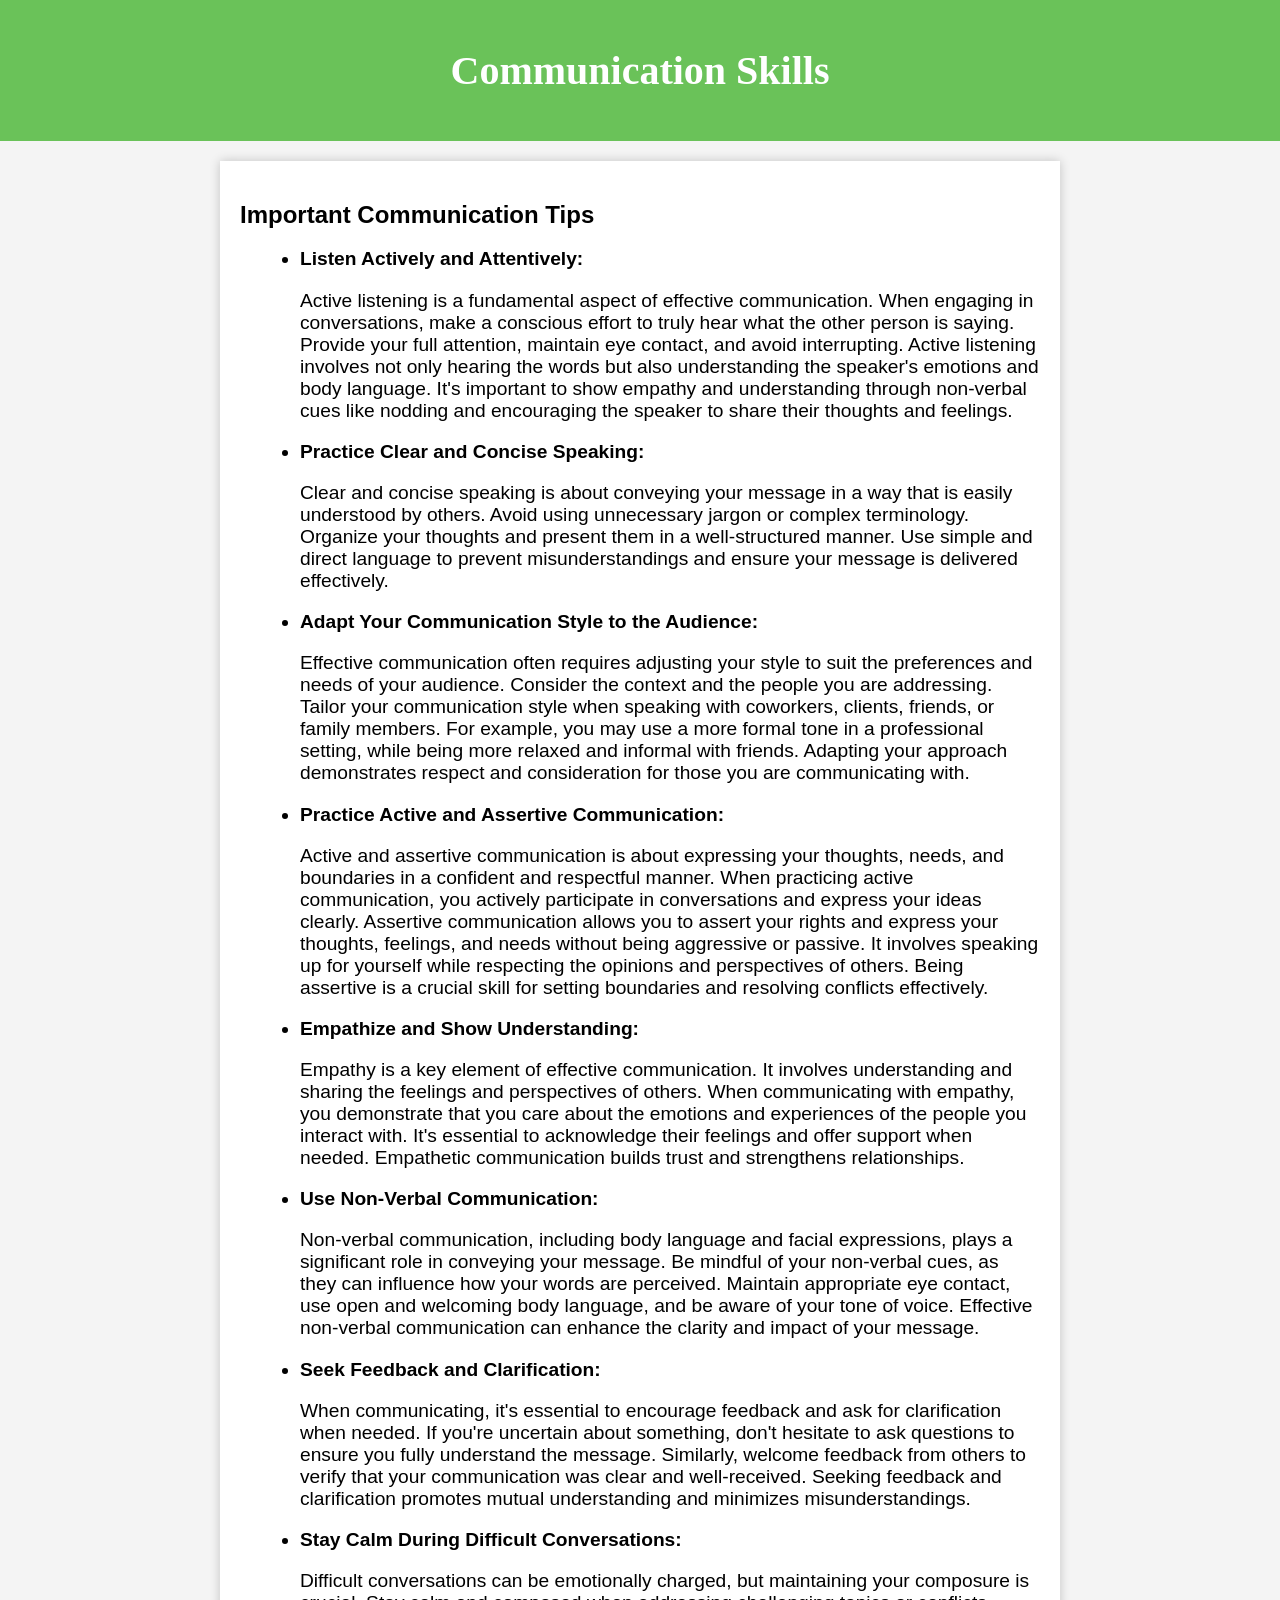
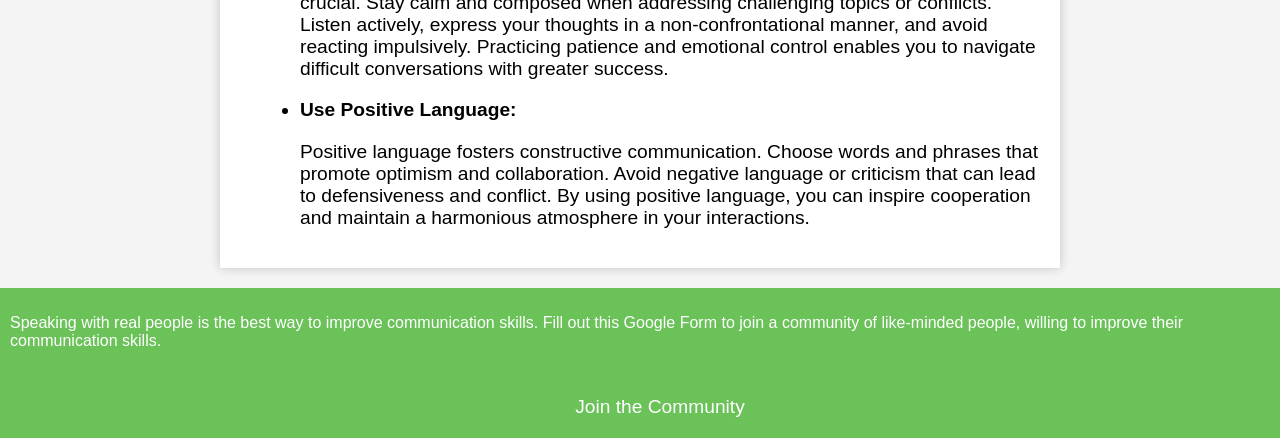
<file: easenterview/communication/index.html>
<!DOCTYPE html>
<html lang="en">

<head>
    <meta charset="UTF-8">
    <meta name="viewport" content="width=device-width, initial-scale=1.0">
    <title>Communication Skills</title>
    <style>
        body {
            font-family: Arial, sans-serif;
            margin: 0;
            padding: 0;
            background-color: #f4f4f4;
        }

        header {
            background-color: #6AC259;
            color: #fff;
            text-align: center;
            padding: 20px;
        }

        h1 {
            font-family: "Monotype Corsiva", cursive;
            font-size: 2.5em;
        }

        main {
            max-width: 800px;
            margin: 20px auto;
            padding: 20px;
            background-color: #fff;
            box-shadow: 0 0 10px rgba(0, 0, 0, 0.2);
        }

        ul {
            list-style-type: disc;
            margin-left: 20px;
        }

        li {
            font-size: 1.2em;
            margin-bottom: 10px;
        }

        .blue-box {
            background-color: #007BFF;
            color: #fff;
            padding: 10px;
            margin-top: 20px;
        }

        .green-box {
            background-color: #6AC259;
            color: #fff;
            padding: 10px;
            margin-top: 20px;
        }

        .green-button {
            background-color: #6AC259;
            color: #fff;
            width: 100%;
            padding: 20px;
            text-align: center;
            font-size: 1.2em;
            cursor: pointer;
            transition: background-color 0.3s;
        }

        .green-button:hover {
            background-color: #FF4500;
        }
    </style>
</head>

<body>
    <header>
        <h1>Communication Skills</h1>
    </header>

    <!-- ... (Previous code) ... -->

    <main>
        <h2>Important Communication Tips</h2>
        <ul>
            <li>
                <strong>Listen Actively and Attentively:</strong>
                <p>Active listening is a fundamental aspect of effective communication. When engaging in conversations,
                    make a conscious effort to truly hear what the other person is saying. Provide your full attention,
                    maintain eye contact, and avoid interrupting. Active listening involves not only hearing the words
                    but also understanding the speaker's emotions and body language. It's important to show empathy and
                    understanding through non-verbal cues like nodding and encouraging the speaker to share their
                    thoughts and feelings.</p>
            </li>
            <li>
                <strong>Practice Clear and Concise Speaking:</strong>
                <p>Clear and concise speaking is about conveying your message in a way that is easily understood by
                    others. Avoid using unnecessary jargon or complex terminology. Organize your thoughts and present
                    them in a well-structured manner. Use simple and direct language to prevent misunderstandings and
                    ensure your message is delivered effectively.</p>
            </li>
            <li>
                <strong>Adapt Your Communication Style to the Audience:</strong>
                <p>Effective communication often requires adjusting your style to suit the preferences and needs of your
                    audience. Consider the context and the people you are addressing. Tailor your communication style
                    when speaking with coworkers, clients, friends, or family members. For example, you may use a more
                    formal tone in a professional setting, while being more relaxed and informal with friends. Adapting
                    your approach demonstrates respect and consideration for those you are communicating with.</p>
            </li>
            <li>
                <strong>Practice Active and Assertive Communication:</strong>
                <p>Active and assertive communication is about expressing your thoughts, needs, and boundaries in a
                    confident and respectful manner. When practicing active communication, you actively participate in
                    conversations and express your ideas clearly. Assertive communication allows you to assert your
                    rights and express your thoughts, feelings, and needs without being aggressive or passive. It
                    involves speaking up for yourself while respecting the opinions and perspectives of others. Being
                    assertive is a crucial skill for setting boundaries and resolving conflicts effectively.</p>
            </li>
            <li>
                <strong>Empathize and Show Understanding:</strong>
                <p>Empathy is a key element of effective communication. It involves understanding and sharing the
                    feelings and perspectives of others. When communicating with empathy, you demonstrate that you care
                    about the emotions and experiences of the people you interact with. It's essential to acknowledge
                    their feelings and offer support when needed. Empathetic communication builds trust and strengthens
                    relationships.</p>
            </li>
            <li>
                <strong>Use Non-Verbal Communication:</strong>
                <p>Non-verbal communication, including body language and facial expressions, plays a significant role in
                    conveying your message. Be mindful of your non-verbal cues, as they can influence how your words are
                    perceived. Maintain appropriate eye contact, use open and welcoming body language, and be aware of
                    your tone of voice. Effective non-verbal communication can enhance the clarity and impact of your
                    message.</p>
            </li>
            <li>
                <strong>Seek Feedback and Clarification:</strong>
                <p>When communicating, it's essential to encourage feedback and ask for clarification when needed. If
                    you're uncertain about something, don't hesitate to ask questions to ensure you fully understand the
                    message. Similarly, welcome feedback from others to verify that your communication was clear and
                    well-received. Seeking feedback and clarification promotes mutual understanding and minimizes
                    misunderstandings.</p>
            </li>
            <li>
                <strong>Stay Calm During Difficult Conversations:</strong>
                <p>Difficult conversations can be emotionally charged, but maintaining your composure is crucial. Stay
                    calm and composed when addressing challenging topics or conflicts. Listen actively, express your
                    thoughts in a non-confrontational manner, and avoid reacting impulsively. Practicing patience and
                    emotional control enables you to navigate difficult conversations with greater success.</p>
            </li>
            <li>
                <strong>Use Positive Language:</strong>
                <p>Positive language fosters constructive communication. Choose words and phrases that promote optimism
                    and collaboration. Avoid negative language or criticism that can lead to defensiveness and conflict.
                    By using positive language, you can inspire cooperation and maintain a harmonious atmosphere in your
                    interactions.</p>
            </li>
        </ul>
    </main>

    <div class="green-box">
        <p>Speaking with real people is the best way to improve communication skills. Fill out this <a
                href="https://forms.gle/rMcnNaw4Jy7BZZUS9" style="color: #fff; text-decoration: none;">Google Form</a>
            to join a community of like-minded people, willing to improve their communication skills.</p>
    </div>

    <div class="green-button">
        <a href="https://forms.gle/rMcnNaw4Jy7BZZUS9" style="color: #fff; text-decoration: none;">Join the Community</a>
    </div>
</body>

</html>
</file>
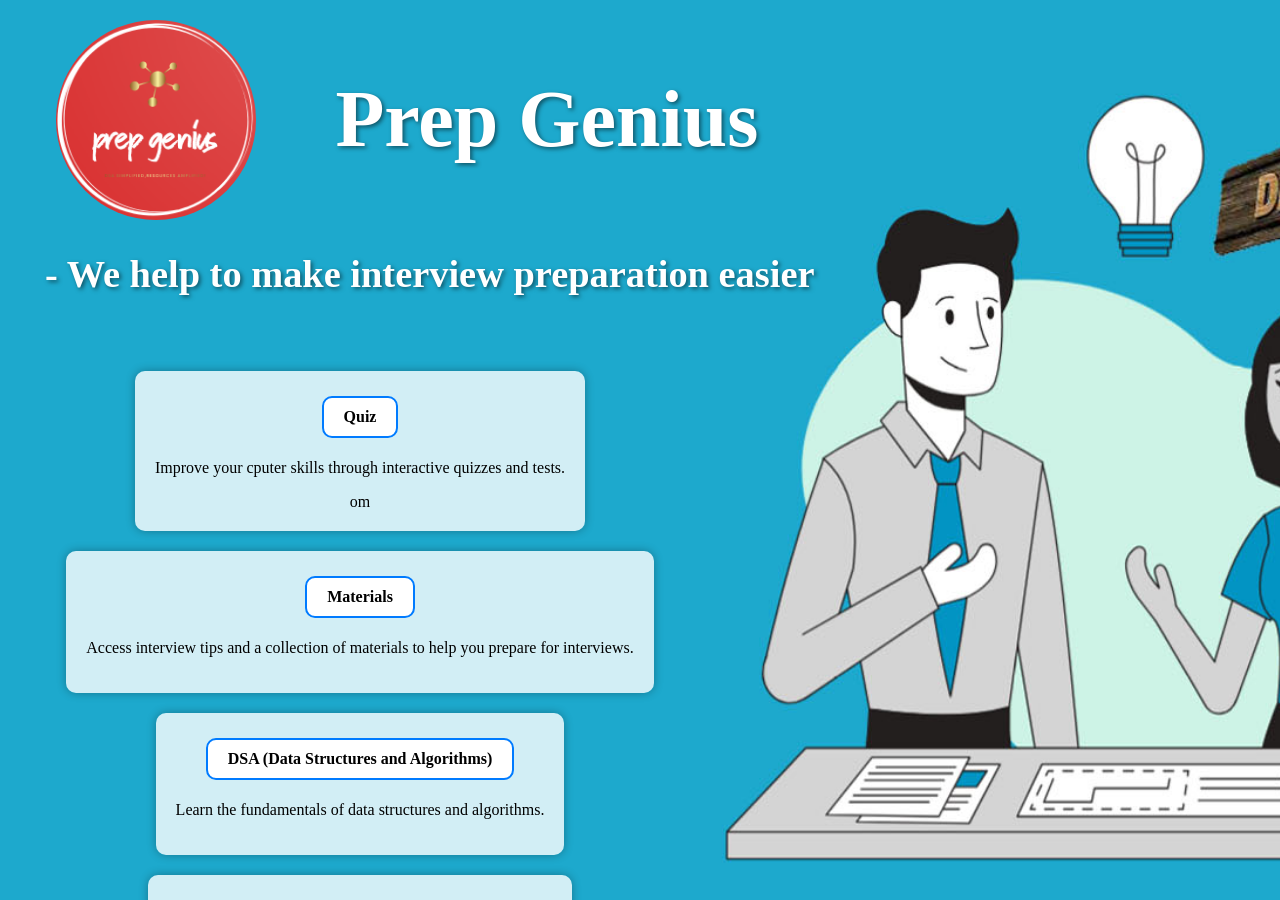
<file: easenterview/homepage/index.html>
<!DOCTYPE html>
<html lang="en">

<head>
    <meta charset="UTF-8">
    <meta name="viewport" content="width=device-width, initial-scale=1.0">
    <link rel="stylesheet" href="styles.css">
    <title>Prep Genius</title>
</head>

<body>
    <div class="background">
        <div class="container">
            <div class="header">
                <div class="logo">
                    <img src="../images/logo11.png" alt="Logo">
                    <h1>Prep Genius</h1>
                </div>
                <h2>- We help to make interview preparation easier</h4>
            </div>

            <div class="content">
                <div class="box">
                    <a class="button" href="../Quiz_pages/quiz.html">Quiz</a>
                    <p>Improve your cputer skills through interactive quizzes and tests.</p>om
                </div>
                <div class="box">
                    <a class="button" href="../materials/index.html">Materials</a>
                    <p>Access interview tips and a collection of materials to help you prepare for interviews.</p>
                </div>
                <div class="box">
                    <a class="button" href="../DSA.html">DSA (Data Structures and Algorithms)</a>
                    <p>Learn the fundamentals of data structures and algorithms.</p>
                </div>
                <div class="box">
                    <a class="button" href="../communication/index.html">Communication</a>
                    <p>Enhance your communication skills with tips and resources.</p>
                </div>
            </div>
        </div>
    </div>
</body>

</html>
</file>
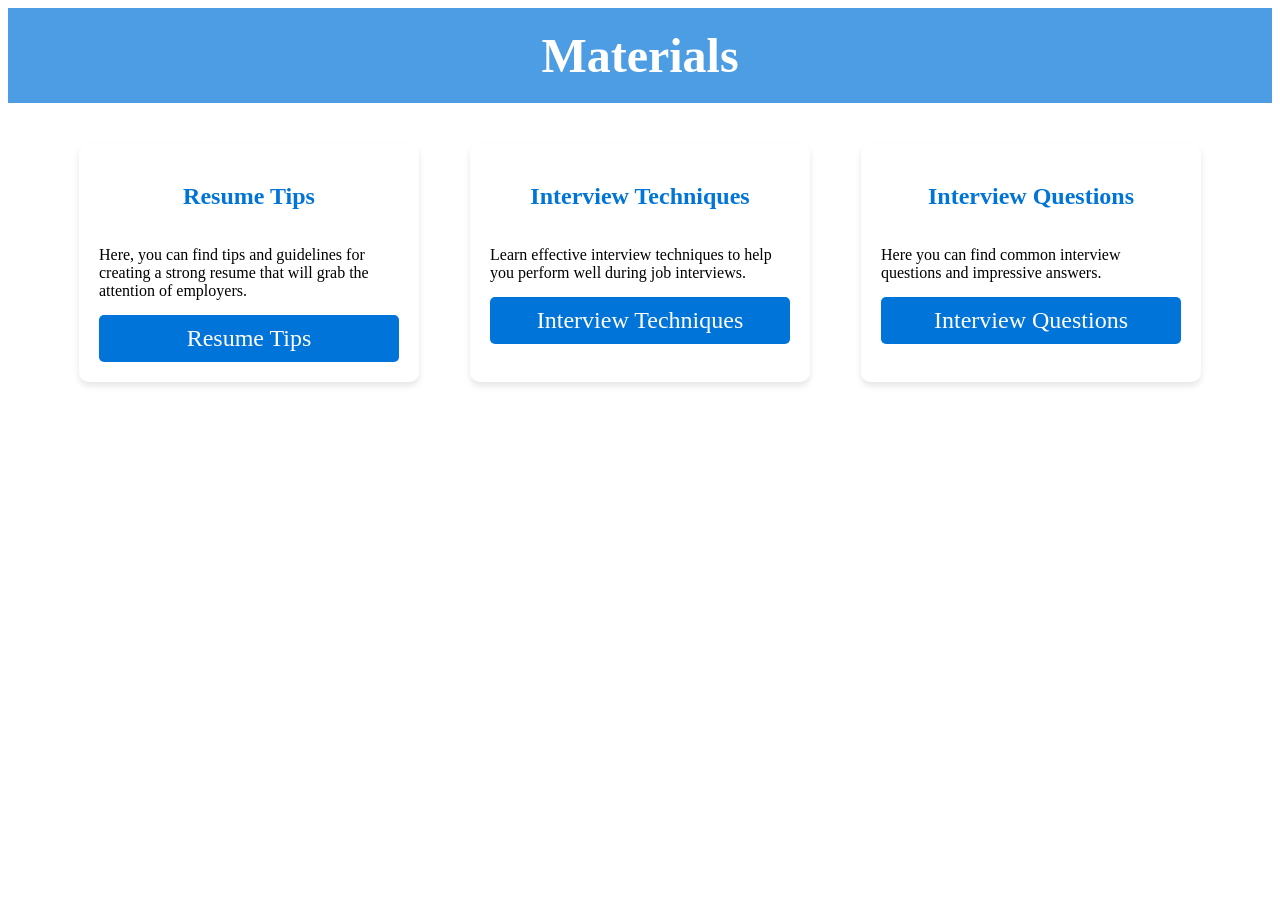
<file: easenterview/materials/index.html>
<!DOCTYPE html>
<html>

<head>
    <title>Interview Preparation Materials</title>
    <style>
        body {
            background-image: url('https://images.unsplash.com/photo-1549923746-c502d488b3ea?auto=format&fit=crop&q=80&w=2071&ixlib=rb-4.0.3&ixid=M3wxMjA3fDB8MHxwaG90by1wYWdlfHx8fGVufDB8fHx8fA%3D%3D');
            background-size: cover;
            background-position: center;
        }

        header {
            background-color: rgba(0, 116, 217, 0.7);
            color: white;
            text-align: center;
            padding: 20px;
        }

        .container {
            padding: 20px;
            display: flex;
            flex-wrap: wrap;
            justify-content: space-evenly;
        }

        .section {
            background-color: rgba(255, 255, 255, 0.8);
            border-radius: 10px;
            box-shadow: 0 4px 6px rgba(0, 0, 0, 0.1);
            padding: 20px;
            margin: 20px 0;
            width: 300px;
            transition: transform 0.2s;
            display: flex;
            flex-direction: column;
        }

        .section:hover {
            transform: scale(1.02);
        }

        h1 {
            color: white;
            font-weight: bold;
            font-family: 'Monotype Corsiva', cursive;
            font-size: 3em;
            margin: 0;
            text-align: center;
        }

        h2 {
            color: #0074D9;
            text-align: center;
        }

        ul {
            list-style-type: decimal;
            margin-left: 20px;
        }

        p {
            margin-bottom: 5px;
        }

        a {
            text-align: center;
            font-size: 1.5em;
            color: white;
            /* Text color */
            text-decoration: none;
            margin-top: 10px;
            background-color: #0074D9;
            /* Button background color */
            border-radius: 5px;
            /* Rounded corners */
            padding: 10px 20px;
            display: inline-block;
            transition: background-color 0.3s;
        }

        a:hover {
            background-color: #0056A5;
            /* Button background color on hover */
        }
    </style>
</head>

<body>
    <header>
        <h1>Materials</h1>
    </header>
    <div class="container">
        <div class="section">
            <h2>Resume Tips</h2>
            <p>Here, you can find tips and guidelines for creating a strong resume that will grab the attention of
                employers.</p>
            <a href="resume_tips.html">Resume Tips</a>
        </div>
        <div class="section">
            <h2>Interview Techniques</h2>
            <p>Learn effective interview techniques to help you perform well during job interviews.</p>
            <a href="./interview_technique.html">Interview Techniques</a>
        </div>
        <div class="section">
            <h2>Interview Questions</h2>
            <p>Here you can find common interview questions and impressive answers.</p>
            <a href="interview_questions.html">Interview Questions</a>
        </div>

    </div>
</body>

</html>
</file>
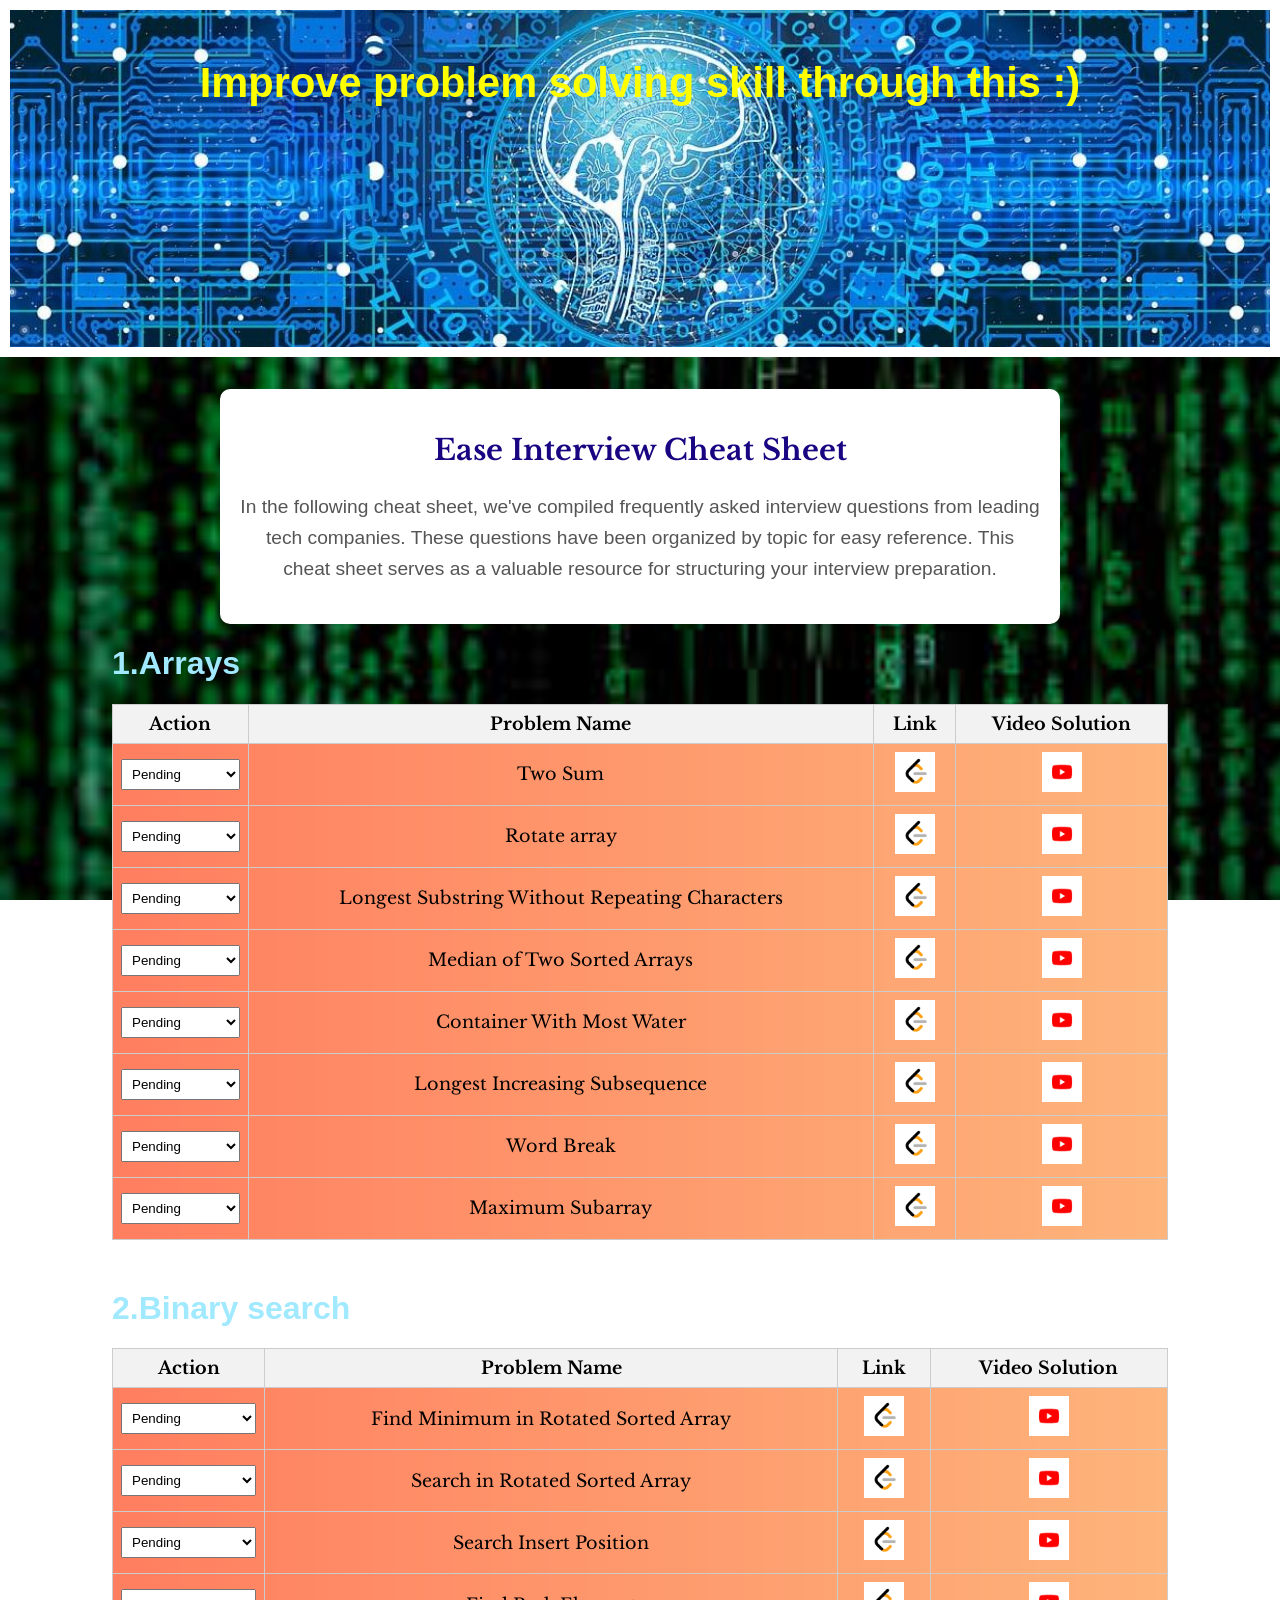
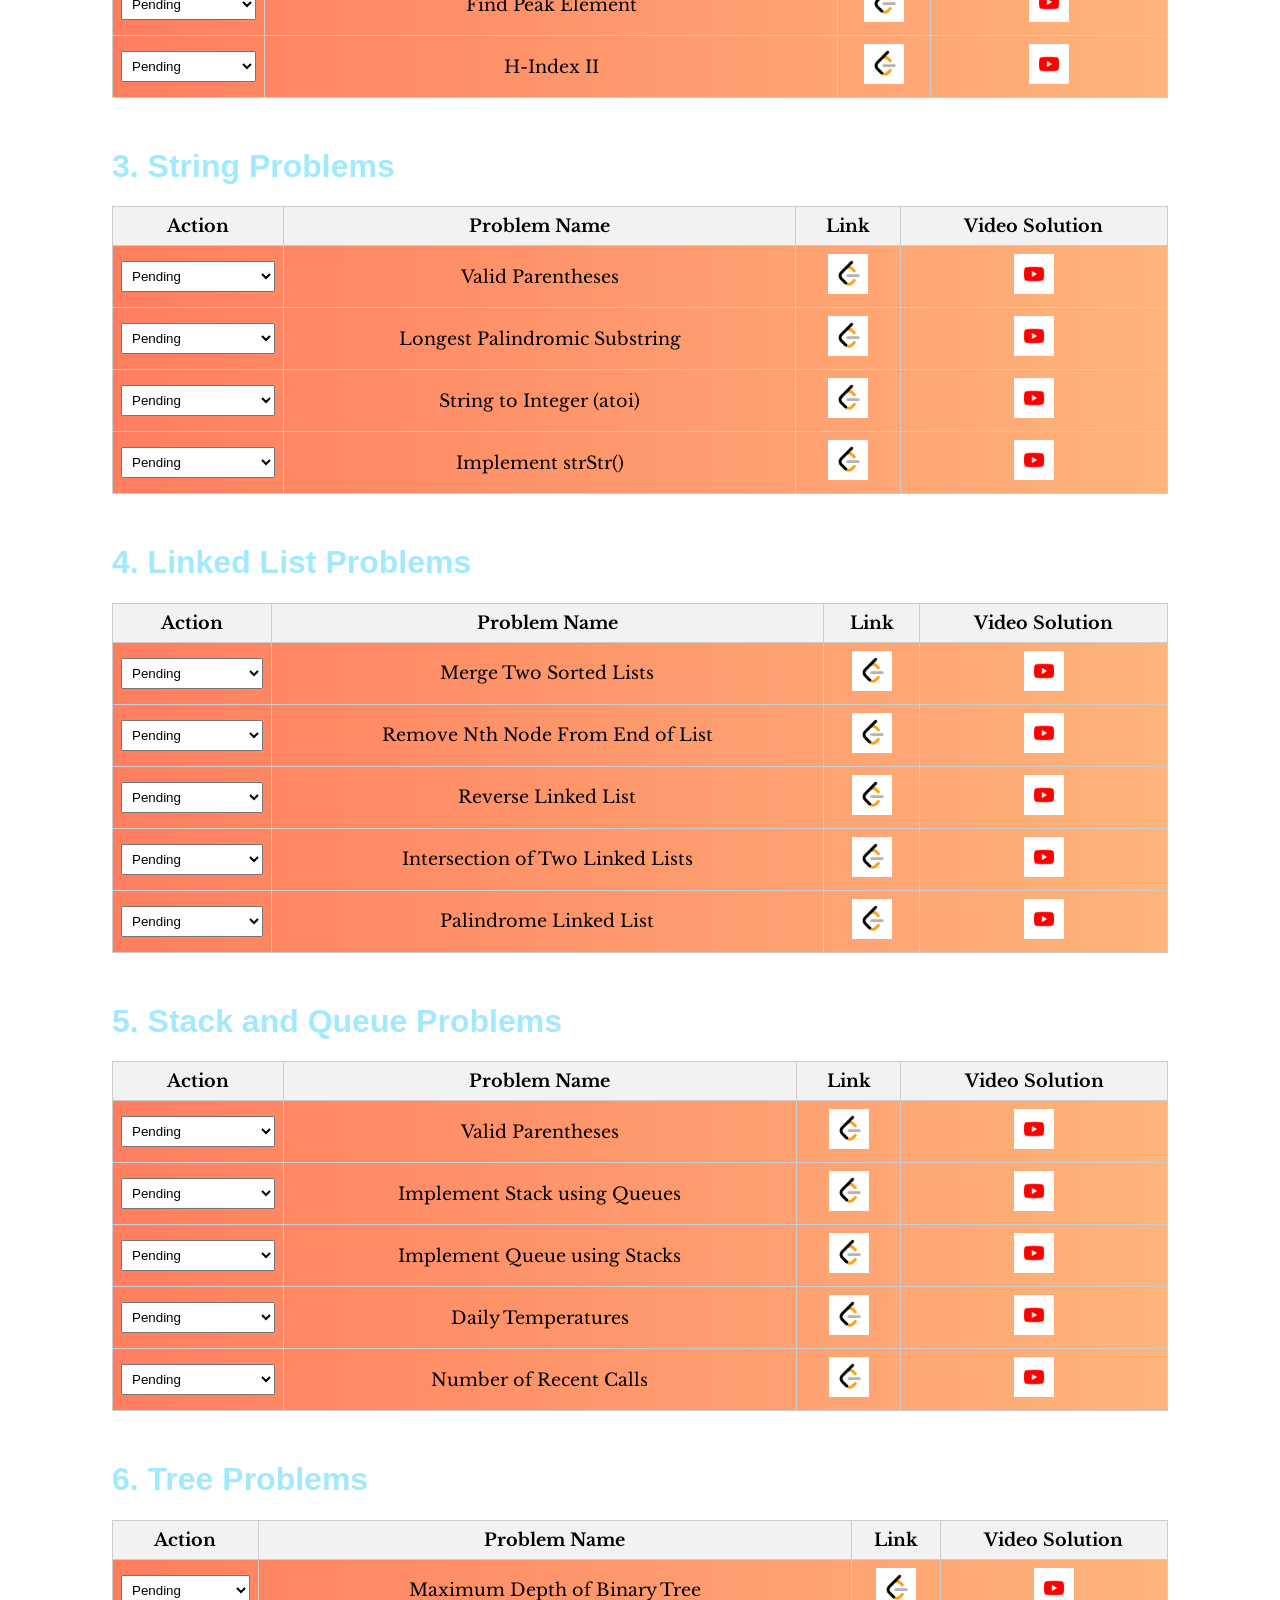
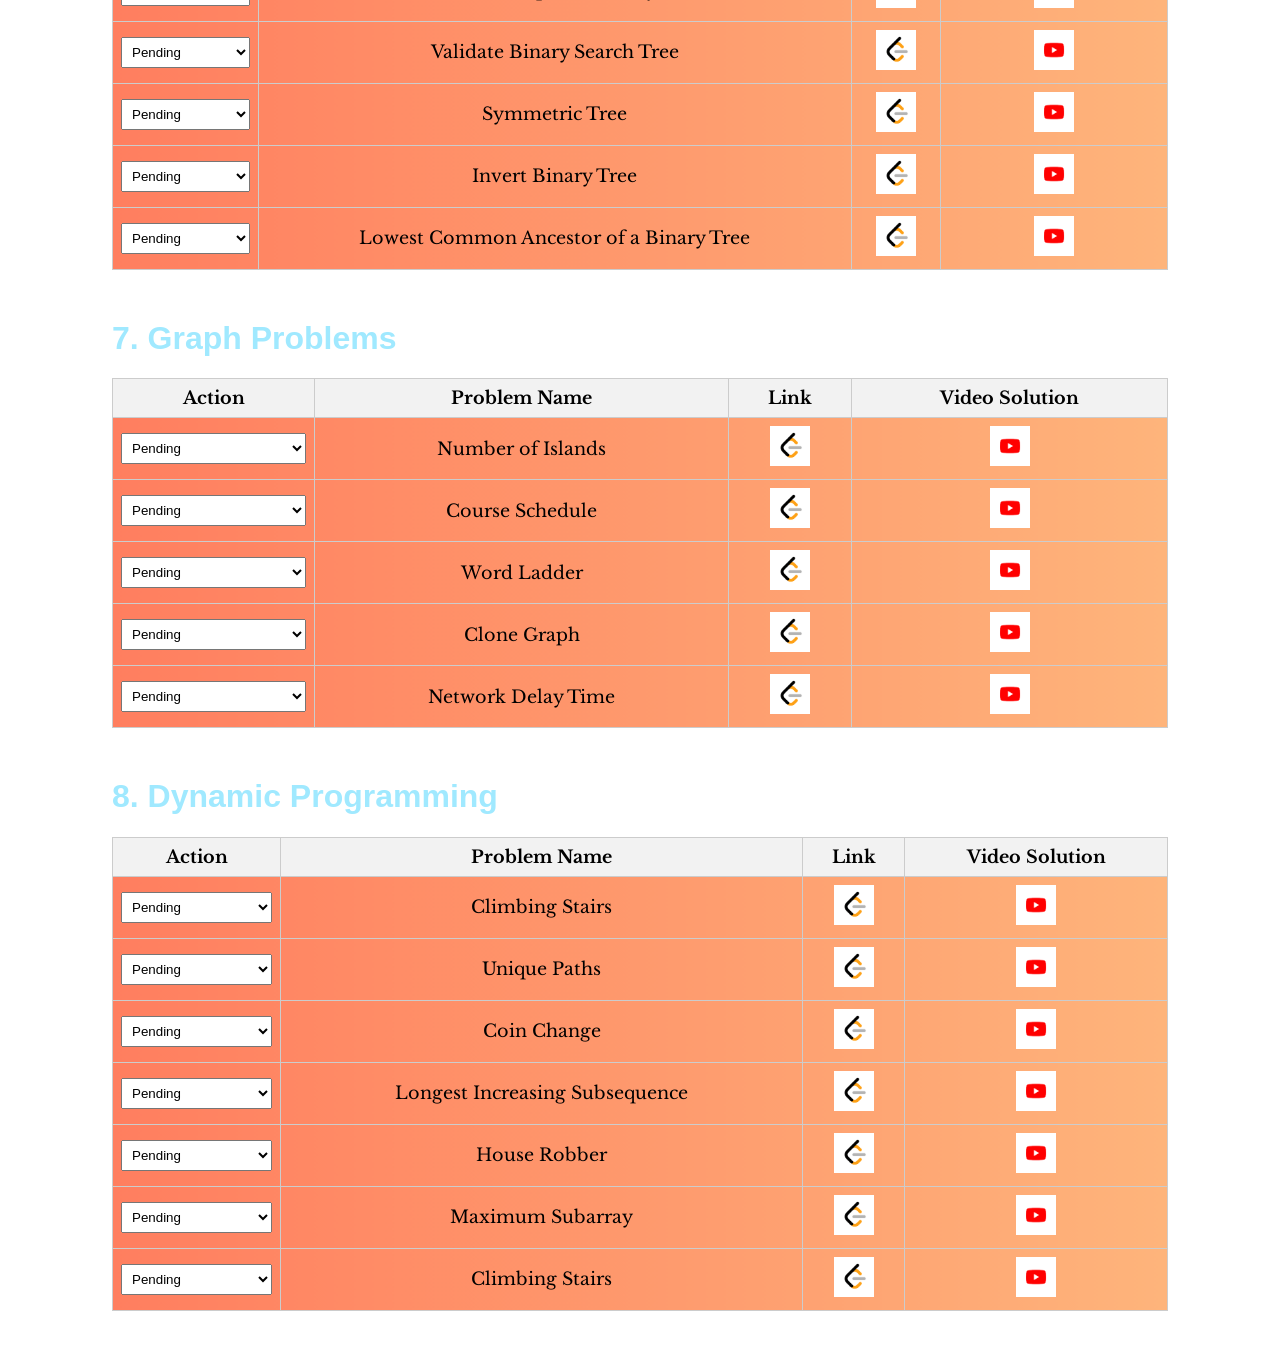
<file: easenterview/DSA.html>
<!DOCTYPE html>
<html lang="en">

<head>
    <meta charset="UTF-8">
    <meta name="viewport" content="width=device-width, initial-scale=1.0">
    <title>LeetCode Problems</title>
    <link rel="stylesheet" href="./styleDSA.css">
    <link rel="preconnect" href="https://fonts.googleapis.com">
    <link rel="preconnect" href="https://fonts.gstatic.com" crossorigin>
    <link href="https://fonts.googleapis.com/css2?family=Libre+Baskerville:wght@400;700&display=swap" rel="stylesheet">

    <link rel="preconnect" href="https://fonts.googleapis.com">
    <link rel="preconnect" href="https://fonts.gstatic.com" crossorigin>
    <link href="https://fonts.googleapis.com/css2?family=Libre+Baskerville:wght@400;700&display=swap" rel="stylesheet">

    <link rel="preconnect" href="https://fonts.googleapis.com">
    <link rel="preconnect" href="https://fonts.gstatic.com" crossorigin>
    <link href="https://fonts.googleapis.com/css2?family=Libre+Baskerville:wght@400;700&display=swap" rel="stylesheet">
</head>

<body>
    <header>
        <h1>Improve problem solving skill through this :)</h1>
    </header>
    <div class="content">
        <h2>Ease Interview Cheat Sheet</h2>
        <p>In the following cheat sheet, we've compiled frequently asked interview questions from leading tech
            companies. These questions have been organized by topic for easy reference. This cheat sheet serves as a
            valuable resource for structuring your interview preparation.</p>
    </div>

    <div class="problems">
        <h1>1.Arrays</h1>
    <table class="leetcodetable">
        <thead>
            <tr>
                <th>Action</th>
                <th>Problem Name</th>
                <th>Link</th>
                <th>Video Solution</th>
            </tr>
        </thead>
        <tbody>
            <tr>
                <td>
                    <select>
                        <option value="Pending" selected>Pending</option>
                        <option value="Done">Done</option>
                        <option value="Revisit">Revisit</option>
                    </select>
                </td>
                <td>Two Sum</td>
                <td><a href="https://leetcode.com/problems/two-sum/"><img src="./images/leetcodelogo.png" alt="LeetCode Logo"></a>
                </td>
                <td>
                    <a href="https://www.youtube.com/watch?v=UXDSeD9mN-k" target="_blank">
                        <img src="./images/youtubelogo.png" alt="YouTube Logo">
                    </a>
                </td>
            </tr>
            <tr>
                <td>
                    <select>
                        <option value="Pending" selected>Pending</option>
                        <option value="Done">Done</option>
                        <option value="Revisit">Revisit</option>
                    </select>
                </td>
                <td>Rotate array</td>
                <td><a href="https://leetcode.com/problems/rotate-array/"><img src="./images/leetcodelogo.png"
                            alt="LeetCode Logo"></a></td>
                <td>
                    <a href="https://www.youtube.com/watch?v=BHr381Guz3Y" target="_blank">
                        <img src="./images/youtubelogo.png" alt="YouTube Logo">
                    </a>
                </td>
            </tr>
            <tr>
                <td>
                    <select>
                        <option value="Pending" selected>Pending</option>
                        <option value="Done">Done</option>
                        <option value="Revisit">Revisit</option>
                    </select>
                </td>
                <td>Longest Substring Without Repeating Characters</td>
                <td><a href="https://leetcode.com/problems/longest-substring-without-repeating-characters/"><img
                            src="./images/leetcodelogo.png" alt="LeetCode Logo"></a></td>
                <td>
                    <a href="https://www.youtube.com/watch?v=qtVh-XEpsJo" target="_blank">
                        <img src="./images/youtubelogo.png" alt="YouTube Logo">
                    </a>
                </td>
            </tr>
            <tr>
                <td>
                    <select>
                        <option value="Pending" selected>Pending</option>
                        <option value="Done">Done</option>
                        <option value="Revisit">Revisit</option>
                    </select>
                </td>
                <td>Median of Two Sorted Arrays</td>
                <td><a href="https://leetcode.com/problems/median-of-two-sorted-arrays/"><img src="./images/leetcodelogo.png"
                            alt="LeetCode Logo"></a></td>
                <td>
                    <a href="https://www.youtube.com/watch?v=F9c7LpRZWVQ" target="_blank">
                        <img src="./images/youtubelogo.png" alt="YouTube Logo">
                    </a>
                </td>
            </tr>
            <tr>
                <td>
                    <select>
                        <option value="Pending" selected>Pending</option>
                        <option value="Done">Done</option>
                        <option value="Revisit">Revisit</option>
                    </select>
                </td>
                <td>Container With Most Water</td>
                <td><a href="https://leetcode.com/problems/container-with-most-water/"><img src="./images/leetcodelogo.png"
                            alt="LeetCode Logo"></a></td>
                <td>
                    <a href="https://www.youtube.com/watch?v=ZHQg07n_tbg" target="_blank">
                        <img src="./images/youtubelogo.png" alt="YouTube Logo">
                    </a>
                </td>
            </tr>
            <tr>
                <td>
                    <select>
                        <option value="Pending" selected>Pending</option>
                        <option value="Done">Done</option>
                        <option value="Revisit">Revisit</option>
                    </select>
                </td>
                <td>Longest Increasing Subsequence</td>
                <td><a href="https://leetcode.com/problems/longest-increasing-subsequence/"><img src="./images/leetcodelogo.png"
                            alt="LeetCode Logo"></a></td>
                <td>
                    <a href="https://www.youtube.com/watch?v=cjWnW0hdF1Y" target="_blank">
                        <img src="./images/youtubelogo.png" alt="YouTube Logo">
                    </a>
                </td>
            </tr>
            <tr>
                <td>
                    <select>
                        <option value="Pending" selected>Pending</option>
                        <option value="Done">Done</option>
                        <option value="Revisit">Revisit</option>
                    </select>
                </td>
                <td>Word Break</td>
                <td><a href="https://leetcode.com/problems/word-break/"><img src="./images/leetcodelogo.png"
                            alt="LeetCode Logo"></a></td>
                <td>
                    <a href="https://www.youtube.com/watch?v=_iIK7Gu7MNo&t=497s" target="_blank">
                        <img src="./images/youtubelogo.png" alt="YouTube Logo">
                    </a>
                </td>
            </tr>
            <tr>
                <td>
                    <select>
                        <option value="Pending" selected>Pending</option>
                        <option value="Done">Done</option>
                        <option value="Revisit">Revisit</option>
                    </select>
                </td>
                <td>Maximum Subarray</td>
                <td><a href="https://leetcode.com/problems/maximum-subarray/"><img src="./images/leetcodelogo.png"
                            alt="LeetCode Logo"></a></td>
                <td>
                    <a href="https://www.youtube.com/watch?v=AHZpyENo7k4" target="_blank">
                        <img src="./images/youtubelogo.png" alt="YouTube Logo">
                    </a>
                </td>
            </tr>
        </tbody>
    </table>
    <h1 id="binary_search">2.Binary search</h1>
    <table class="leetcodetable">
        <thead>
            <tr>
                <th>Action</th>
                <th>Problem Name</th>
                <th>Link</th>
                <th>Video Solution</th>
            </tr>
        </thead>
        <tbody>
            <tr>
                <td>
                    <select>
                        <option value="Pending" selected>Pending</option>
                        <option value="Done">Done</option>
                        <option value="Revisit">Revisit</option>
                    </select>
                </td>
                <td>Find Minimum in Rotated Sorted Array</td>
                <td><a href="https://youtu.be/nIVW4P8b1VA?si=cIFWrkfzESeYg0G7"><img
                            src="./images/leetcodelogo.png" alt="LeetCode Logo"></a></td>
                <td>
                    <a href="https://www.youtube.com/watch?v=nIVW4P8b1VA" target="_blank">
                        <img src="./images/youtubelogo.png" alt="YouTube Logo">
                    </a>
                </td>
            </tr>
            <tr>
                <td>
                    <select>
                        <option value="Pending" selected>Pending</option>
                        <option value="Done">Done</option>
                        <option value="Revisit">Revisit</option>
                    </select>
                </td>
                <td>Search in Rotated Sorted Array</td>
                <td><a href="https://leetcode.com/problems/search-in-rotated-sorted-array/"><img
                            src="./images/leetcodelogo.png" alt="LeetCode Logo"></a></td>
                <td>
                    <a href="https://www.youtube.com/watch?v=5qGrJbHhqFs" target="_blank">
                        <img src="./images/youtubelogo.png" alt="YouTube Logo">
                    </a>
                </td>
            </tr>
            <tr>
                <td>
                    <select>
                        <option value="Pending" selected>Pending</option>
                        <option value="Done">Done</option>
                        <option value="Revisit">Revisit</option>
                    </select>
                </td>
                <td>Search Insert Position</td>
                <td><a href="https://leetcode.com/problems/search-insert-position/"><img src="./images/leetcodelogo.png"
                            alt="LeetCode Logo"></a></td>
                <td>
                    <a href="https://www.youtube.com/watch?v=0A40XJH_VvE" target="_blank">
                        <img src="./images/youtubelogo.png" alt="YouTube Logo">
                    </a>
                </td>
            </tr>
            <tr>
                <td>
                    <select>
                        <option value="Pending" selected>Pending</option>
                        <option value="Done">Done</option>
                        <option value="Revisit">Revisit</option>
                    </select>
                </td>
                <td>Find Peak Element</td>
                <td><a href="https://leetcode.com/problems/find-peak-element/"><img src="./images/leetcodelogo.png"
                            alt="LeetCode Logo"></a></td>
                <td>
                    <a href="https://www.youtube.com/watch?v=0A40XJH_VvE" target="_blank">
                        <img src="./images/youtubelogo.png" alt="YouTube Logo">
                    </a>
                </td>
            </tr>
            <tr>
                <td>
                    <select>
                        <option value="Pending" selected>Pending</option>
                        <option value="Done">Done</option>
                        <option value="Revisit">Revisit</option>
                    </select>
                </td>
                <td>H-Index II</td>
                <td><a href="https://leetcode.com/problems/h-index-ii/"><img src="./images/leetcodelogo.png"
                            alt="LeetCode Logo"></a></td>
                <td>
                    <a href="https://www.youtube.com/watch?v=CjKJDloMnwE" target="_blank">
                        <img src="./images/youtubelogo.png" alt="YouTube Logo">
                    </a>
                </td>
            </tr>
        </tbody>
    </table>



    <h1 id="strings">3. String Problems</h1>
    <table class="leetcodetable">
        <thead>
            <tr>
                <th>Action</th>
                <th>Problem Name</th>
                <th>Link</th>
                <th>Video Solution</th>
            </tr>
        </thead>
        <tbody>
            <tr>
                <td>
                    <select>
                        <option value="Pending" selected>Pending</option>
                        <option value="Done">Done</option>
                        <option value="Revisit">Revisit</option>
                    </select>
                </td>
                <td>Valid Parentheses</td>
                <td><a href="https://leetcode.com/problems/valid-parentheses/"><img src="./images/leetcodelogo.png"
                            alt="LeetCode Logo"></a></td>
                <td>
                    <a href="https://www.youtube.com/watch?v=IhJGJG-9Dx8" target="_blank">
                        <img src="./images/youtubelogo.png" alt="YouTube Logo">
                    </a>
                </td>
            </tr>
            <tr>
                <td>
                    <select>
                        <option value="Pending" selected>Pending</option>
                        <option value="Done">Done</option>
                        <option value="Revisit">Revisit</option>
                    </select>
                </td>
                <td>Longest Palindromic Substring</td>
                <td><a href="https://leetcode.com/problems/longest-palindromic-substring/"><img
                            src="./images/leetcodelogo.png" alt="LeetCode Logo"></a></td>
                <td>
                    <a href="https://www.youtube.com/watch?v=Fi5INvcmDos" target="_blank">
                        <img src="./images/youtubelogo.png" alt="YouTube Logo">
                    </a>
                </td>
            </tr>
            <tr>
                <td>
                    <select>
                        <option value="Pending" selected>Pending</option>
                        <option value="Done">Done</option>
                        <option value="Revisit">Revisit</option>
                    </select>
                </td>
                <td>String to Integer (atoi)</td>
                <td><a href="https://leetcode.com/problems/string-to-integer-atoi/"><img src="./images/leetcodelogo.png"
                            alt="LeetCode Logo"></a></td>
                <td>
                    <a href="https://www.youtube.com/watch?v=qPQHcsNtA3c" target="_blank">
                        <img src="./images/youtubelogo.png" alt="YouTube Logo">
                    </a>
                </td>
            </tr>
            <tr>
                <td>
                    <select>
                        <option value="Pending" selected>Pending</option>
                        <option value="Done">Done</option>
                        <option value="Revisit">Revisit</option>
                    </select>
                </td>
                <td>Implement strStr()</td>
                <td><a href="https://leetcode.com/problems/implement-strstr/"><img src="./images/leetcodelogo.png"
                            alt="LeetCode Logo"></a></td>
                <td>
                    <a href="https://www.youtube.com/watch?v=1RPiJ5CqjxM" target="_blank">
                        <img src="./images/youtubelogo.png" alt="YouTube Logo">
                    </a>
                </td>
            </tr>
        </tbody>
    </table>

    <h1 id="linked_list">4. Linked List Problems</h1>
    <table class="leetcodetable">
        <thead>
            <tr>
                <th>Action</th>
                <th>Problem Name</th>
                <th>Link</th>
                <th>Video Solution</th>
            </tr>
        </thead>
        <tbody>
            <tr>
                <td>
                    <select>
                        <option value="Pending" selected>Pending</option>
                        <option value="Done">Done</option>
                        <option value="Revisit">Revisit</option>
                    </select>
                </td>
                <td>Merge Two Sorted Lists</td>
                <td><a href="https://leetcode.com/problems/merge-two-sorted-lists/"><img src="./images/leetcodelogo.png"
                            alt="LeetCode Logo"></a></td>
                <td>
                    <a href="https://www.youtube.com/watch?v=5tuAvmvc4Ek" target="_blank">
                        <img src="./images/youtubelogo.png" alt="YouTube Logo">
                    </a>
                </td>
            </tr>
            <tr>
                <td>
                    <select>
                        <option value="Pending" selected>Pending</option>
                        <option value="Done">Done</option>
                        <option value="Revisit">Revisit</option>
                    </select>
                </td>
                <td>Remove Nth Node From End of List</td>
                <td><a href="https://leetcode.com/problems/remove-nth-node-from-end-of-list/"><img
                            src="./images/leetcodelogo.png" alt="LeetCode Logo"></a></td>
                <td>
                    <a href="https://www.youtube.com/watch?v=XtYEEvrhemI" target="_blank">
                        <img src="./images/youtubelogo.png" alt="YouTube Logo">
                    </a>
                </td>
            </tr>
            <tr>
                <td>
                    <select>
                        <option value="Pending" selected>Pending</option>
                        <option value="Done">Done</option>
                        <option value="Revisit">Revisit</option>
                    </select>
                </td>
                <td>Reverse Linked List</td>
                <td><a href="https://leetcode.com/problems/reverse-linked-list/"><img src="./images/leetcodelogo.png"
                            alt="LeetCode Logo"></a></td>
                <td>
                    <a href="https://www.youtube.com/watch?v=O0By4Zq0OFc" target="_blank">
                        <img src="./images/youtubelogo.png" alt="YouTube Logo">
                    </a>
                </td>
            </tr>
            <tr>
                <td>
                    <select>
                        <option value="Pending" selected>Pending</option>
                        <option value="Done">Done</option>
                        <option value="Revisit">Revisit</option>
                    </select>
                </td>
                <td>Intersection of Two Linked Lists</td>
                <td><a href="https://leetcode.com/problems/intersection-of-two-linked-lists/"><img
                            src="./images/leetcodelogo.png" alt="LeetCode Logo"></a></td>
                <td>
                    <a href="https://www.youtube.com/watch?v=IpBfg9d4dmQ" target="_blank">
                        <img src="./images/youtubelogo.png" alt="YouTube Logo">
                    </a>
                </td>
            </tr>
            <tr>
                <td>
                    <select>
                        <option value="Pending" selected>Pending</option>
                        <option value="Done">Done</option>
                        <option value="Revisit">Revisit</option>
                    </select>
                </td>
                <td>Palindrome Linked List</td>
                <td><a href="https://leetcode.com/problems/palindrome-linked-list/"><img src="./images/leetcodelogo.png"
                            alt="LeetCode Logo"></a></td>
                <td>
                    <a href="https://www.youtube.com/watch?v=6c4B5fT4KdQ" target="_blank">
                        <img src="./images/youtubelogo.png" alt="YouTube Logo">
                    </a>
                </td>
            </tr>
        </tbody>
    </table>





    <h1 id="stack_queue">5. Stack and Queue Problems</h1>
    <table class="leetcodetable">
        <thead>
            <tr>
                <th>Action</th>
                <th>Problem Name</th>
                <th>Link</th>
                <th>Video Solution</th>
            </tr>
        </thead>
        <tbody>
            <tr>
                <td>
                    <select>
                        <option value="Pending" selected>Pending</option>
                        <option value="Done">Done</option>
                        <option value="Revisit">Revisit</option>
                    </select>
                </td>
                <td>Valid Parentheses</td>
                <td><a href="https://leetcode.com/problems/valid-parentheses/"><img src="./images/leetcodelogo.png"
                            alt="LeetCode Logo"></a></td>
                <td>
                    <a href="https://www.youtube.com/watch?v=4tYoVx0QoN0" target="_blank">
                        <img src="./images/youtubelogo.png" alt="YouTube Logo">
                    </a>
                </td>
            </tr>
            <tr>
                <td>
                    <select>
                        <option value="Pending" selected>Pending</option>
                        <option value="Done">Done</option>
                        <option value="Revisit">Revisit</option>
                    </select>
                </td>
                <td>Implement Stack using Queues</td>
                <td><a href="https://leetcode.com/problems/implement-stack-using-queues/"><img
                            src="./images/leetcodelogo.png" alt="LeetCode Logo"></a></td>
                <td>
                    <a href="https://www.youtube.com/watch?v=u22L6bV0JXE" target="_blank">
                        <img src="./images/youtubelogo.png" alt="YouTube Logo">
                    </a>
                </td>
            </tr>
            <tr>
                <td>
                    <select>
                        <option value="Pending" selected>Pending</option>
                        <option value="Done">Done</option>
                        <option value="Revisit">Revisit</option>
                    </select>
                </td>
                <td>Implement Queue using Stacks</td>
                <td><a href="https://leetcode.com/problems/implement-queue-using-stacks/"><img
                            src="./images/leetcodelogo.png" alt="LeetCode Logo"></a></td>
                <td>
                    <a href="https://www.youtube.com/watch?v=6SP2g5E5ns4" target="_blank">
                        <img src="./images/youtubelogo.png" alt="YouTube Logo">
                    </a>
                </td>
            </tr>
            <tr>
                <td>
                    <select>
                        <option value="Pending" selected>Pending</option>
                        <option value="Done">Done</option>
                        <option value="Revisit">Revisit</option>
                    </select>
                </td>
                <td>Daily Temperatures</td>
                <td><a href="https://leetcode.com/problems/daily-temperatures/"><img src="./images/leetcodelogo.png"
                            alt="LeetCode Logo"></a></td>
                <td>
                    <a href="https://www.youtube.com/watch?v=WGm4Kj3lhRI" target="_blank">
                        <img src="./images/youtubelogo.png" alt="YouTube Logo">
                    </a>
                </td>
            </tr>
            <tr>
                <td>
                    <select>
                        <option value="Pending" selected>Pending</option>
                        <option value="Done">Done</option>
                        <option value="Revisit">Revisit</option>
                    </select>
                </td>
                <td>Number of Recent Calls</td>
                <td><a href="https://leetcode.com/problems/number-of-recent-calls/"><img src="./images/leetcodelogo.png"
                            alt="LeetCode Logo"></a></td>
                <td>
                    <a href="https://www.youtube.com/watch?v=OEDuMt_1eC4" target="_blank">
                        <img src="./images/youtubelogo.png" alt="YouTube Logo">
                    </a>
                </td>
            </tr>
        </tbody>
    </table>





    <h1 id="trees">6. Tree Problems</h1>
    <table class="leetcodetable">
        <thead>
            <tr>
                <th>Action</th>
                <th>Problem Name</th>
                <th>Link</th>
                <th>Video Solution</th>
            </tr>
        </thead>
        <tbody>
            <tr>
                <td>
                    <select>
                        <option value="Pending" selected>Pending</option>
                        <option value="Done">Done</option>
                        <option value="Revisit">Revisit</option>
                    </select>
                </td>
                <td>Maximum Depth of Binary Tree</td>
                <td><a href="https://leetcode.com/problems/maximum-depth-of-binary-tree/"><img
                            src="./images/leetcodelogo.png" alt="LeetCode Logo"></a></td>
                <td>
                    <a href="https://www.youtube.com/watch?v=lHYfDcRzY4s" target="_blank">
                        <img src="./images/youtubelogo.png" alt="YouTube Logo">
                    </a>
                </td>
            </tr>
            <tr>
                <td>
                    <select>
                        <option value="Pending" selected>Pending</option>
                        <option value="Done">Done</option>
                        <option value="Revisit">Revisit</option>
                    </select>
                </td>
                <td>Validate Binary Search Tree</td>
                <td><a href="https://leetcode.com/problems/validate-binary-search-tree/"><img
                            src="./images/leetcodelogo.png" alt="LeetCode Logo"></a></td>
                <td>
                    <a href="https://www.youtube.com/watch?v=98AGQU4C0hg" target="_blank">
                        <img src="./images/youtubelogo.png" alt="YouTube Logo">
                    </a>
                </td>
            </tr>
            <tr>
                <td>
                    <select>
                        <option value="Pending" selected>Pending</option>
                        <option value="Done">Done</option>
                        <option value="Revisit">Revisit</option>
                    </select>
                </td>
                <td>Symmetric Tree</td>
                <td><a href="https://leetcode.com/problems/symmetric-tree/"><img src="./images/leetcodelogo.png"
                            alt="LeetCode Logo"></a></td>
                <td>
                    <a href="https://www.youtube.com/watch?v=WCm3TqScBM8" target="_blank">
                        <img src="./images/youtubelogo.png" alt="YouTube Logo">
                    </a>
                </td>
            </tr>
            <tr>
                <td>
                    <select>
                        <option value="Pending" selected>Pending</option>
                        <option value="Done">Done</option>
                        <option value="Revisit">Revisit</option>
                    </select>
                </td>
                <td>Invert Binary Tree</td>
                <td><a href="https://leetcode.com/problems/invert-binary-tree/"><img src="./images/leetcodelogo.png"
                            alt="LeetCode Logo"></a></td>
                <td>
                    <a href="https://www.youtube.com/watch?v=gcULXE7ViZw" target="_blank">
                        <img src="./images/youtubelogo.png" alt="YouTube Logo">
                    </a>
                </td>
            </tr>
            <tr>
                <td>
                    <select>
                        <option value="Pending" selected>Pending</option>
                        <option value="Done">Done</option>
                        <option value="Revisit">Revisit</option>
                    </select>
                </td>
                <td>Lowest Common Ancestor of a Binary Tree</td>
                <td><a href="https://leetcode.com/problems/lowest-common-ancestor-of-a-binary-tree/"><img
                            src="./images/leetcodelogo.png" alt="LeetCode Logo"></a></td>
                <td>
                    <a href="https://www.youtube.com/watch?v=13m9ZCB8gjw" target="_blank">
                        <img src="./images/youtubelogo.png" alt="YouTube Logo">
                    </a>
                </td>
            </tr>
        </tbody>
    </table>




    <h1 id="graphs">7. Graph Problems</h1>
    <table class="leetcodetable">
        <thead>
            <tr>
                <th>Action</th>
                <th>Problem Name</th>
                <th>Link</th>
                <th>Video Solution</th>
            </tr>
        </thead>
        <tbody>
            <tr>
                <td>
                    <select>
                        <option value="Pending" selected>Pending</option>
                        <option value="Done">Done</option>
                        <option value="Revisit">Revisit</option>
                    </select>
                </td>
                <td>Number of Islands</td>
                <td><a href="https://leetcode.com/problems/number-of-islands/"><img src="./images/leetcodelogo.png"
                            alt="LeetCode Logo"></a></td>
                <td>
                    <a href="https://www.youtube.com/watch?v=__98uL6wst8" target="_blank">
                        <img src="./images/youtubelogo.png" alt="YouTube Logo">
                    </a>
                </td>
            </tr>
            <tr>
                <td>
                    <select>
                        <option value="Pending" selected>Pending</option>
                        <option value="Done">Done</option>
                        <option value="Revisit">Revisit</option>
                    </select>
                </td>
                <td>Course Schedule</td>
                <td><a href="https://leetcode.com/problems/course-schedule/"><img src="./images/leetcodelogo.png"
                            alt="LeetCode Logo"></a></td>
                <td>
                    <a href="https://www.youtube.com/watch?v=eL-KzMXSXXI" target="_blank">
                        <img src="./images/youtubelogo.png" alt="YouTube Logo">
                    </a>
                </td>
            </tr>
            <tr>
                <td>
                    <select>
                        <option value="Pending" selected>Pending</option>
                        <option value="Done">Done</option>
                        <option value="Revisit">Revisit</option>
                    </select>
                </td>
                <td>Word Ladder</td>
                <td><a href="https://leetcode.com/problems/word-ladder/"><img src="./images/leetcodelogo.png"
                            alt="LeetCode Logo"></a></td>
                <td>
                    <a href="https://www.youtube.com/watch?v=5OOgiY5A0C8" target="_blank">
                        <img src="./images/youtubelogo.png" alt="YouTube Logo">
                    </a>
                </td>
            </tr>
            <tr>
                <td>
                    <select>
                        <option value="Pending" selected>Pending</option>
                        <option value="Done">Done</option>
                        <option value="Revisit">Revisit</option>
                    </select>
                </td>
                <td>Clone Graph</td>
                <td><a href="https://leetcode.com/problems/clone-graph/"><img src="./images/leetcodelogo.png"
                            alt="LeetCode Logo"></a></td>
                <td>
                    <a href="https://www.youtube.com/watch?v=pcKY4hjDrxk" target="_blank">
                        <img src="./images/youtubelogo.png" alt="YouTube Logo">
                    </a>
                </td>
            </tr>
            <tr>
                <td>
                    <select>
                        <option value="Pending" selected>Pending</option>
                        <option value="Done">Done</option>
                        <option value="Revisit">Revisit</option>
                    </select>
                </td>
                <td>Network Delay Time</td>
                <td><a href="https://leetcode.com/problems/network-delay-time/"><img src="./images/leetcodelogo.png"
                            alt="LeetCode Logo"></a></td>
                <td>
                    <a href="https://www.youtube.com/watch?v=MW4lJ8Y0xXk" target="_blank">
                        <img src="./images/youtubelogo.png" alt="YouTube Logo">
                    </a>
                </td>
            </tr>
        </tbody>
    </table>





    <h1 id="dynamic_programming">8. Dynamic Programming</h1>
    <table class="leetcodetable">
        <thead>
            <tr>
                <th>Action</th>
                <th>Problem Name</th>
                <th>Link</th>
                <th>Video Solution</th>
            </tr>
        </thead>
        <tbody>
            <tr>
                <td>
                    <select>
                        <option value="Pending" selected>Pending</option>
                        <option value="Done">Done</option>
                        <option value="Revisit">Revisit</option>
                    </select>
                </td>
                <td>Climbing Stairs</td>
                <td><a href="https://leetcode.com/problems/climbing-stairs/"><img src="./images/leetcodelogo.png"
                            alt="LeetCode Logo"></a></td>
                <td>
                    <a href="https://www.youtube.com/watch?v=Ll3yujq2U5E" target="_blank">
                        <img src="./images/youtubelogo.png" alt="YouTube Logo">
                    </a>
                </td>
            </tr>
            <tr>
                <td>
                    <select>
                        <option value="Pending" selected>Pending</option>
                        <option value="Done">Done</option>
                        <option value="Revisit">Revisit</option>
                    </select>
                </td>
                <td>Unique Paths</td>
                <td><a href="https://leetcode.com/problems/unique-paths/"><img src="./images/leetcodelogo.png"
                            alt="LeetCode Logo"></a></td>
                <td>
                    <a href="https://www.youtube.com/watch?v=GO5QHC_BmvM" target="_blank">
                        <img src="./images/youtubelogo.png" alt="YouTube Logo">
                    </a>
                </td>
            </tr>
            <tr>
                <td>
                    <select>
                        <option value="Pending" selected>Pending</option>
                        <option value="Done">Done</option>
                        <option value="Revisit">Revisit</option>
                    </select>
                </td>
                <td>Coin Change</td>
                <td><a href="https://leetcode.com/problems/coin-change/"><img src="./images/leetcodelogo.png"
                            alt="LeetCode Logo"></a></td>
                <td>
                    <a href="https://www.youtube.com/watch?v=jgiZlGzXMBw" target="_blank">
                        <img src="./images/youtubelogo.png" alt="YouTube Logo">
                    </a>
                </td>
            </tr>
            <tr>
                <td>
                    <select>
                        <option value="Pending" selected>Pending</option>
                        <option value="Done">Done</option>
                        <option value="Revisit">Revisit</option>
                    </select>
                </td>
                <td>Longest Increasing Subsequence</td>
                <td><a href="https://leetcode.com/problems/longest-increasing-subsequence/"><img
                            src="./images/leetcodelogo.png" alt="LeetCode Logo"></a></td>
                <td>
                    <a href="https://www.youtube.com/watch?v=fV-TF4OvZpk" target="_blank">
                        <img src="./images/youtubelogo.png" alt="YouTube Logo">
                    </a>
                </td>
            </tr>
            <tr>
                <td>
                    <select>
                        <option value="Pending" selected>Pending</option>
                        <option value="Done">Done</option>
                        <option value="Revisit">Revisit</option>
                    </select>
                </td>
                <td>House Robber</td>
                <td><a href="https://leetcode.com/problems/house-robber/"><img src="./images/leetcodelogo.png"
                            alt="LeetCode Logo"></a></td>
                <td>
                    <a href="https://www.youtube.com/watch?v=xlvhyfcoQa4" target="_blank">
                        <img src="./images/youtubelogo.png" alt="YouTube Logo">
                    </a>
                </td>
            </tr>
            <tr>
                <td>
                    <select>
                        <option value="Pending" selected>Pending</option>
                        <option value="Done">Done</option>
                        <option value="Revisit">Revisit</option>
                    </select>
                </td>
                <td>Maximum Subarray</td>
                <td><a href="https://leetcode.com/problems/maximum-subarray/"><img src="./images/leetcodelogo.png"
                            alt="LeetCode Logo"></a></td>
                <td>
                    <a href="https://www.youtube.com/watch?v=86CQq3pKSUw" target="_blank">
                        <img src="./images/youtubelogo.png" alt="YouTube Logo">
                    </a>
                </td>
            </tr>
            <tr>
                <td>
                    <select>
                        <option value="Pending" selected>Pending</option>
                        <option value="Done">Done</option>
                        <option value="Revisit">Revisit</option>
                    </select>
                </td>
                <td>Climbing Stairs</td>
                <td><a href="https://leetcode.com/problems/climbing-stairs/"><img src="./images/leetcodelogo.png"
                            alt="LeetCode Logo"></a></td>
                <td>
                    <a href="https://www.youtube.com/watch?v=Ll3yujq2U5E" target="_blank">
                        <img src="./images/youtubelogo.png" alt="YouTube Logo">
                    </a>
                </td>
            </tr>
        </tbody>
    </table>

</div>

</body>

</html>
</file>
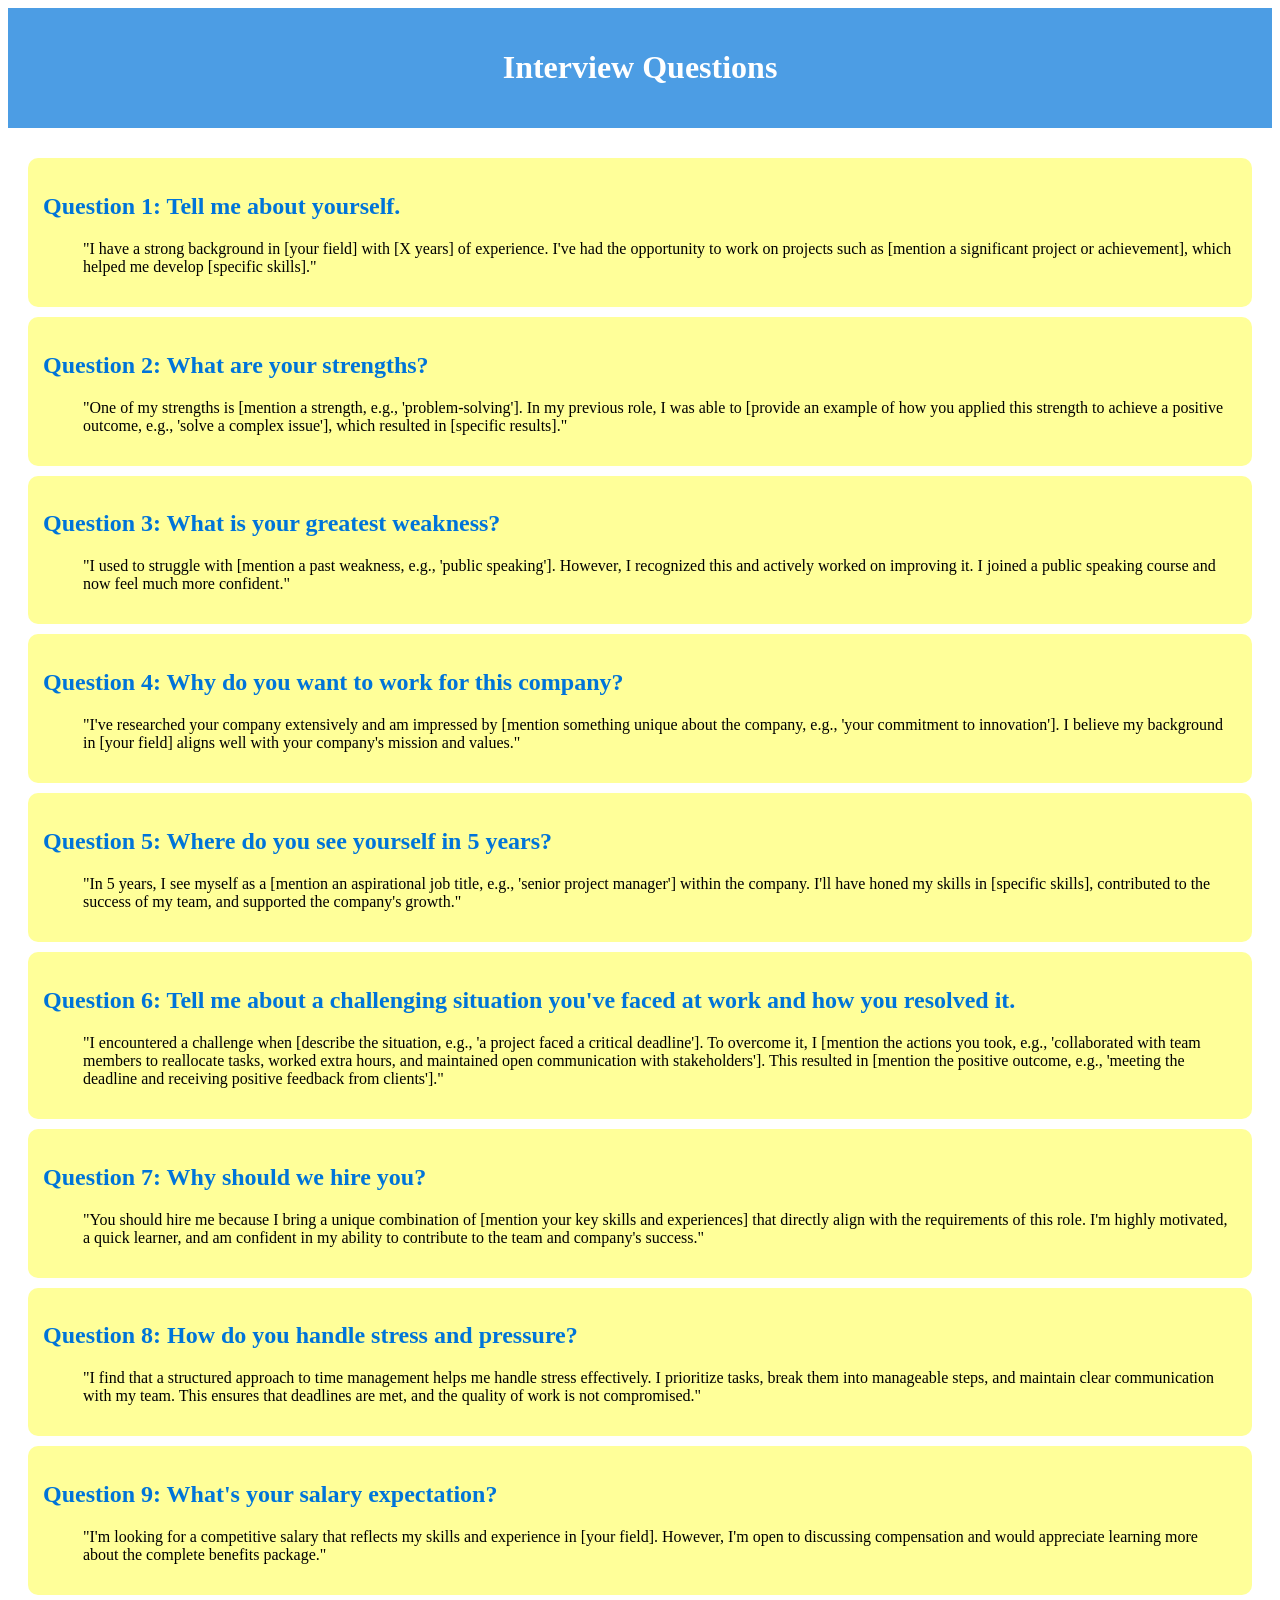
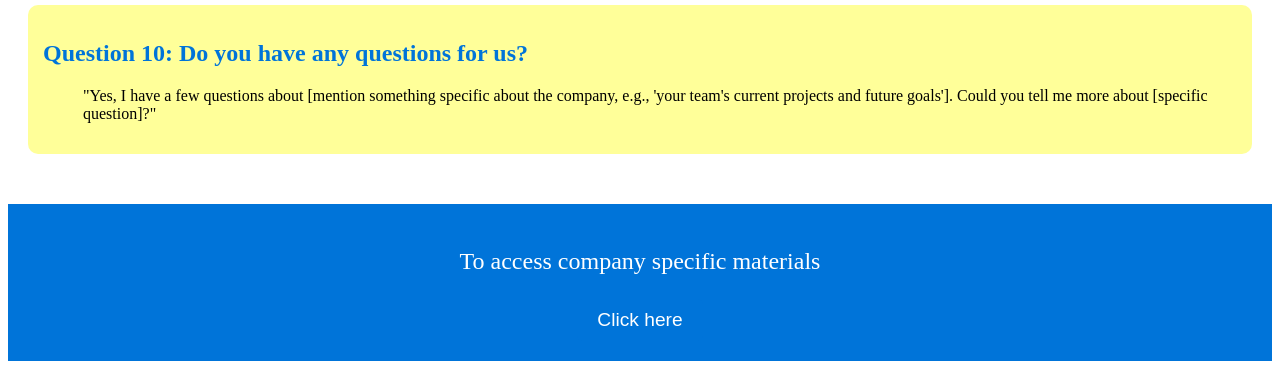
<file: easenterview/materials/interview_questions.html>
<!DOCTYPE html>
<html>

<head>
    <title>Interview Questions</title>
    <style>
        body {
            background-image: url('https://plus.unsplash.com/premium_photo-1663950995765-1798b077a6bc?auto=format&fit=crop&q=80&w=1975&ixlib=rb-4.0.3&ixid=M3wxMjA3fDB8MHxwaG90by1wYWdlfHx8fGVufDB8fHx8fA%3D%3D');
            background-size: cover;
            background-position: center;
        }

        header {
            background-color: rgba(0, 116, 217, 0.7);
            /* Light blue background with increased transparency */
            color: white;
            text-align: center;
            padding: 20px;
        }

        .container {
            padding: 20px;
        }

        h1 {
            text-align: center;
            font-size: 2em;
            font-family: "Monotype Corsiva", cursive;
        }

        h1.title-bg {
            background-color: rgba(135, 206, 250, 0.5);
            /* Light blue background with more transparency */
            padding: 10px 0;
        }

        h2 {
            color: #0074D9;
        }

        ul {
            list-style: none;
        }

        .qa-box {
            background-color: #FFFF99;
            /* Canary color */
            padding: 15px;
            border-radius: 10px;
            margin: 10px 0;
            transition: background-color 0.3s;
            animation: jiggle 2s infinite;
            /* Slower jiggle */
        }

        .qa-box:hover {
            background-color: #FFDD00;
            /* Canary color with hover effect */
            animation: none;
        }

        @keyframes jiggle {
            0% {
                transform: rotate(-1deg);
            }

            50% {
                transform: rotate(1deg);
            }

            100% {
                transform: rotate(-1deg);
            }
        }

        li {
            margin-bottom: 15px;
        }

        .cta-box {
            background-color: #0074D9;
            text-align: center;
            padding: 20px;
            margin-top: 20px;
        }

        .cta-text {
            color: white;
            font-size: 1.5em;
        }

        .cta-button {
            display: inline-block;
            padding: 10px 20px;
            background-color: #0074D9;
            color: white;
            font-size: 1.2em;
            border: none;
            border-radius: 5px;
            cursor: pointer;
        }

        .cta-button:hover {
            background-color: red;
            /* Color change on hover */
        }

        a {
            text-decoration: none;
        }
    </style>
</head>

<body>
    <header>
        <h1>Interview Questions</h1>
    </header>
    <div class="container">
        <div class="qa-box">
            <h2>Question 1: Tell me about yourself.</h2>
            <ul>
                <li>"I have a strong background in [your field] with [X years] of experience. I've had the opportunity
                    to work on projects such as [mention a significant project or achievement], which helped me develop
                    [specific skills]."</li>
            </ul>
        </div>

        <div class="qa-box">
            <h2>Question 2: What are your strengths?</h2>
            <ul>
                <li>"One of my strengths is [mention a strength, e.g., 'problem-solving']. In my previous role, I was
                    able to [provide an example of how you applied this strength to achieve a positive outcome, e.g.,
                    'solve a complex issue'], which resulted in [specific results]."</li>
            </ul>
        </div>

        <div class="qa-box">
            <h2>Question 3: What is your greatest weakness?</h2>
            <ul>
                <li>"I used to struggle with [mention a past weakness, e.g., 'public speaking']. However, I recognized
                    this and actively worked on improving it. I joined a public speaking course and now feel much more
                    confident."</li>
            </ul>
        </div>

        <div class="qa-box">
            <h2>Question 4: Why do you want to work for this company?</h2>
            <ul>
                <li>"I've researched your company extensively and am impressed by [mention something unique about the
                    company, e.g., 'your commitment to innovation']. I believe my background in [your field] aligns well
                    with your company's mission and values."</li>
            </ul>
        </div>

        <div class="qa-box">
            <h2>Question 5: Where do you see yourself in 5 years?</h2>
            <ul>
                <li>"In 5 years, I see myself as a [mention an aspirational job title, e.g., 'senior project manager']
                    within the company. I'll have honed my skills in [specific skills], contributed to the success of my
                    team, and supported the company's growth."</li>
            </ul>
        </div>

        <div class="qa-box">
            <h2>Question 6: Tell me about a challenging situation you've faced at work and how you resolved it.</h2>
            <ul>
                <li>"I encountered a challenge when [describe the situation, e.g., 'a project faced a critical
                    deadline']. To overcome it, I [mention the actions you took, e.g., 'collaborated with team members
                    to reallocate tasks, worked extra hours, and maintained open communication with stakeholders']. This
                    resulted in [mention the positive outcome, e.g., 'meeting the deadline and receiving positive
                    feedback from clients']."</li>
            </ul>
        </div>

        <div class="qa-box">
            <h2>Question 7: Why should we hire you?</h2>
            <ul>
                <li>"You should hire me because I bring a unique combination of [mention your key skills and
                    experiences] that directly align with the requirements of this role. I'm highly motivated, a quick
                    learner, and am confident in my ability to contribute to the team and company's success."</li>
            </ul>
        </div>

        <div class="qa-box">
            <h2>Question 8: How do you handle stress and pressure?</h2>
            <ul>
                <li>"I find that a structured approach to time management helps me handle stress effectively. I
                    prioritize tasks, break them into manageable steps, and maintain clear communication with my team.
                    This ensures that deadlines are met, and the quality of work is not compromised."</li>
        </div>

        <div class="qa-box">
            <h2>Question 9: What's your salary expectation?</h2>
            <ul>
                <li>"I'm looking for a competitive salary that reflects my skills and experience in [your field].
                    However, I'm open to discussing compensation and would appreciate learning more about the complete
                    benefits package."</li>
        </div>

        <div class="qa-box">
            <h2>Question 10: Do you have any questions for us?</h2>
            <ul>
                <li>"Yes, I have a few questions about [mention something specific about the company, e.g., 'your team's
                    current projects and future goals']. Could you tell me more about [specific question]?"</li>
            </ul>
        </div>
    </div>
    <div class="cta-box">
        <p class="cta-text">To access company specific materials</p>
        <a href="https://drive.google.com/drive/folders/1SkCOcAS0Kqvuz-MJkkjbFr1GSue6Ms6m" target="_blank">
            <button class="cta-button">Click here</button>
        </a>
    </div>
</body>

</html>
</file>
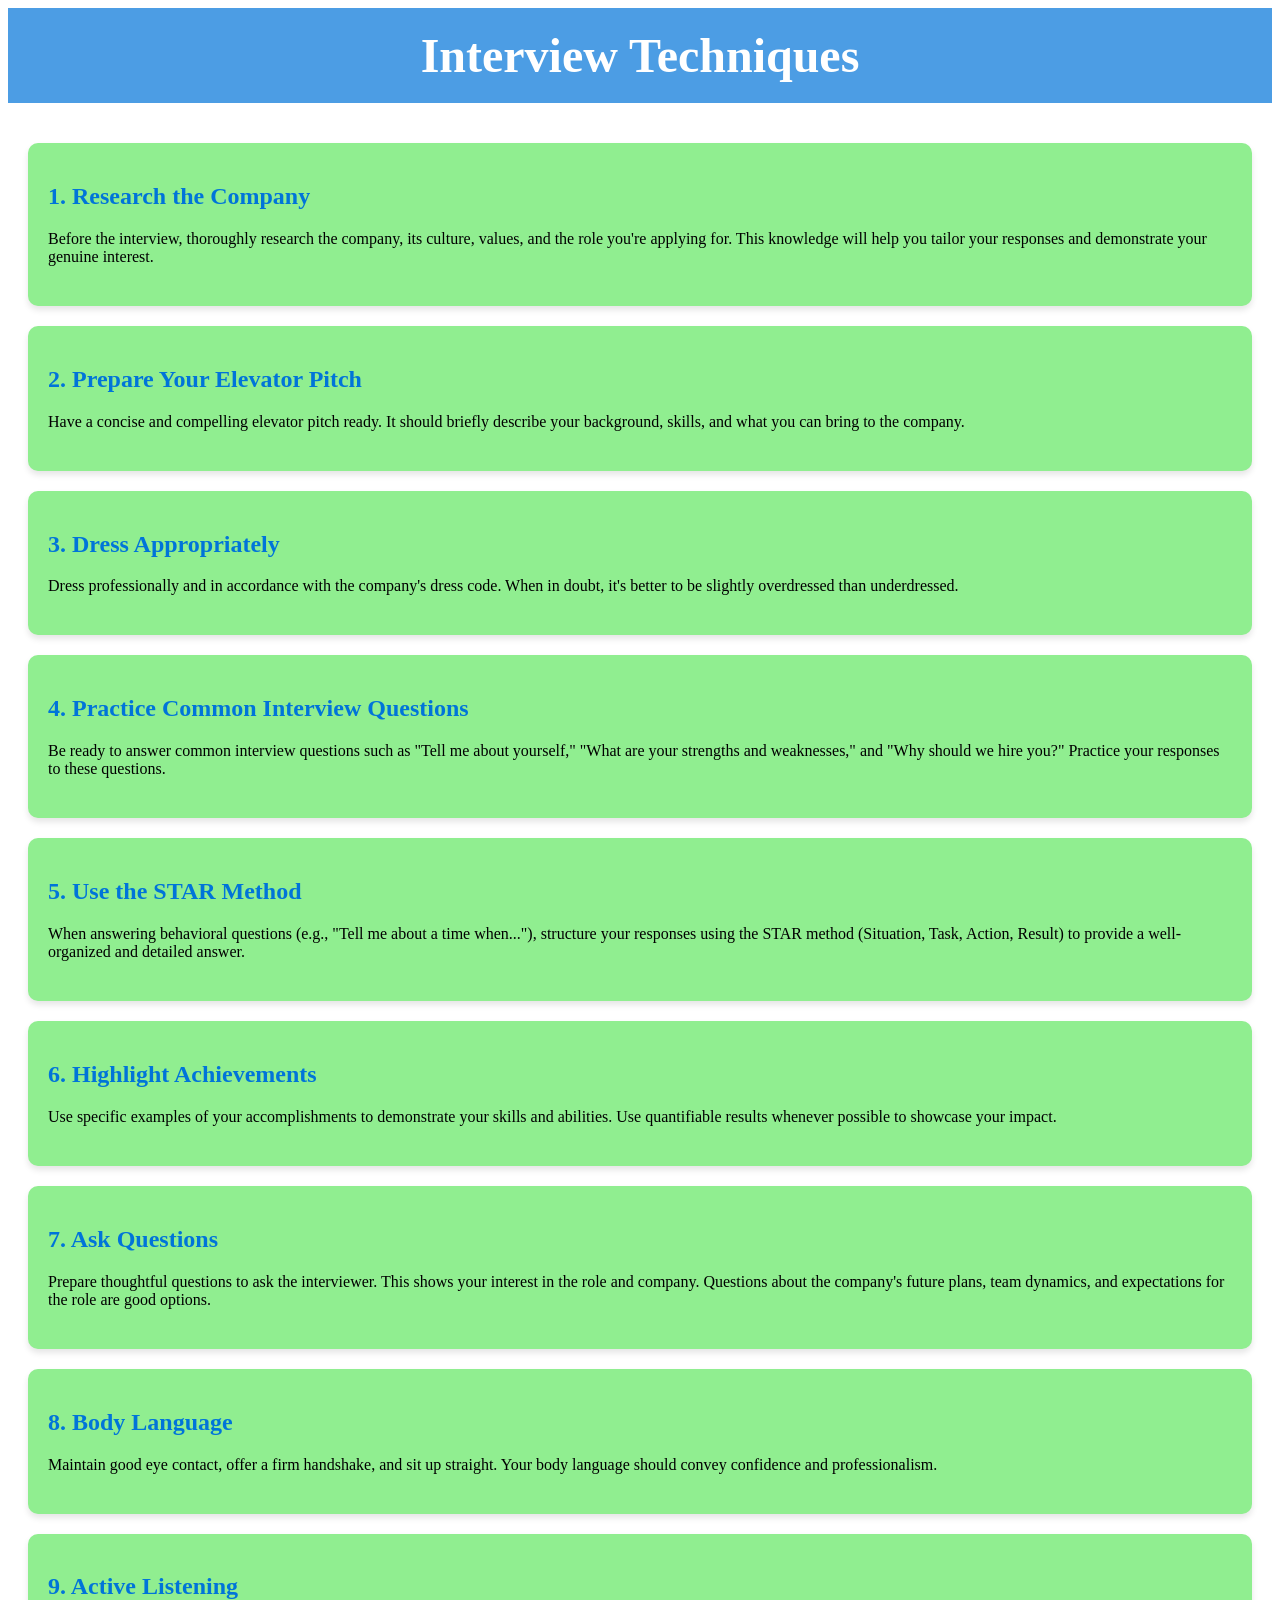
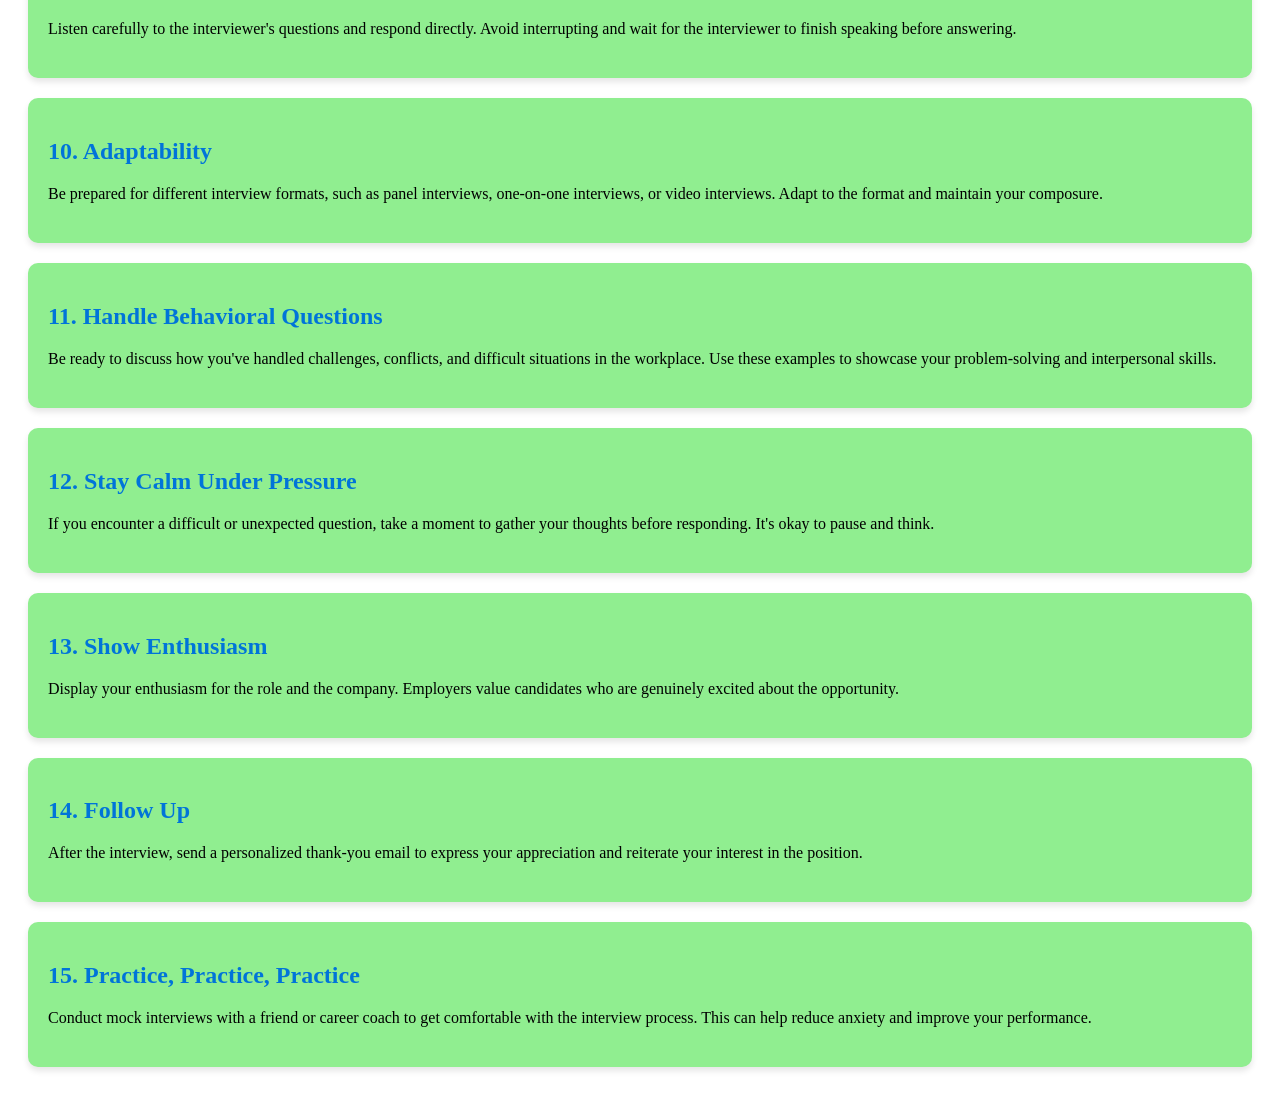
<file: easenterview/materials/interview_technique.html>
<!DOCTYPE html>
<html>

<head>
    <title>Interview Techniques</title>
    <style>
        body {
            background-image: url('https://cdn.pixabay.com/photo/2020/10/27/07/40/cheetahs-5689873_1280.jpg');
            background-size: cover;
            background-position: center;
        }

        header {
            background-color: rgba(0, 116, 217, 0.7);
            /* Blue header background color with increased transparency */
            color: white;
            text-align: center;
            padding: 20px;
        }

        .container {
            padding: 20px;
        }

        .section {
            background-color: lightgreen;
            /* Green box color */
            border-radius: 10px;
            box-shadow: 0 4px 6px rgba(0, 0, 0, 0.1);
            padding: 20px;
            margin: 20px 0;
            transition: transform 0.2s;
        }

        .section:hover {
            transform: scale(1.02);
        }

        h1 {
            color: white;
            /* Title color is set to white */
            font-weight: bold;
            /* Title is in bold */
            font-family: 'Monotype Corsiva', cursive;
            /* Title font is Monotype Corsiva */
            font-size: 3em;
            /* Increased font size */
            margin: 0;
            /* Remove margin to center title */
            text-align: center;
            /* Center-align the main title */
        }

        h2 {
            color: #0074D9;
            /* Blue color for sub-titles */
        }

        ul {
            list-style-type: decimal;
            /* Numbered list */
            margin-left: 20px;
        }

        p {
            margin-bottom: 20px;
        }

        .section {
            background-color: lightgreen;
            /* Light pink background color */
            border-radius: 10px;
            box-shadow: 0 4px 6px rgba(0, 0, 0, 0.1);
            padding: 20px;
            margin: 20px 0;
            transition: background-color 0.3s;
            animation: jiggle 2s ease-in-out infinite;
            /* Define jiggle animation */
        }

        @keyframes jiggle {
            0% {
                transform: rotate(1deg);
            }

            /* Slightly rotate clockwise */
            50% {
                transform: rotate(-1deg);
            }

            /* Slightly rotate counterclockwise */
            100% {
                transform: rotate(1deg);
            }

            /* Back to the initial position */
        }
    </style>
</head>

<body>
    <header>
        <h1>Interview Techniques</h1>
    </header>
    <div class="container">
        <div class="section">
            <h2>1. Research the Company</h2>
            <p>Before the interview, thoroughly research the company, its culture, values, and the role you're applying
                for. This knowledge will help you tailor your responses and demonstrate your genuine interest.</p>
        </div>
        <div class="section">
            <h2>2. Prepare Your Elevator Pitch</h2>
            <p>Have a concise and compelling elevator pitch ready. It should briefly describe your background, skills,
                and what you can bring to the company.</p>
        </div>
        <div class="section">
            <h2>3. Dress Appropriately</h2>
            <p>Dress professionally and in accordance with the company's dress code. When in doubt, it's better to be
                slightly overdressed than underdressed.</p>
        </div>
        <div class="section">
            <h2>4. Practice Common Interview Questions</h2>
            <p>Be ready to answer common interview questions such as "Tell me about yourself," "What are your strengths
                and weaknesses," and "Why should we hire you?" Practice your responses to these questions.</p>
        </div>
        <div class="section">
            <h2>5. Use the STAR Method</h2>
            <p>When answering behavioral questions (e.g., "Tell me about a time when..."), structure your responses
                using the STAR method (Situation, Task, Action, Result) to provide a well-organized and detailed answer.
            </p>
        </div>
        <div class="section">
            <h2>6. Highlight Achievements</h2>
            <p>Use specific examples of your accomplishments to demonstrate your skills and abilities. Use quantifiable
                results whenever possible to showcase your impact.</p>
        </div>
        <div class="section">
            <h2>7. Ask Questions</h2>
            <p>Prepare thoughtful questions to ask the interviewer. This shows your interest in the role and company.
                Questions about the company's future plans, team dynamics, and expectations for the role are good
                options.</p>
        </div>
        <div class="section">
            <h2>8. Body Language</h2>
            <p>Maintain good eye contact, offer a firm handshake, and sit up straight. Your body language should convey
                confidence and professionalism.</p>
        </div>
        <div class="section">
            <h2>9. Active Listening</h2>
            <p>Listen carefully to the interviewer's questions and respond directly. Avoid interrupting and wait for the
                interviewer to finish speaking before answering.</p>
        </div>
        <div class="section">
            <h2>10. Adaptability</h2>
            <p>Be prepared for different interview formats, such as panel interviews, one-on-one interviews, or video
                interviews. Adapt to the format and maintain your composure.</p>
        </div>
        <div class="section">
            <h2>11. Handle Behavioral Questions</h2>
            <p>Be ready to discuss how you've handled challenges, conflicts, and difficult situations in the workplace.
                Use these examples to showcase your problem-solving and interpersonal skills.</p>
        </div>
        <div class="section">
            <h2>12. Stay Calm Under Pressure</h2>
            <p>If you encounter a difficult or unexpected question, take a moment to gather your thoughts before
                responding. It's okay to pause and think.</p>
        </div>
        <div class="section">
            <h2>13. Show Enthusiasm</h2>
            <p>Display your enthusiasm for the role and the company. Employers value candidates who are genuinely
                excited about the opportunity.</p>
        </div>
        <div class="section">
            <h2>14. Follow Up</h2>
            <p>After the interview, send a personalized thank-you email to express your appreciation and reiterate your
                interest in the position.</p>
        </div>
        <div class="section">
            <h2>15. Practice, Practice, Practice</h2>
            <p>Conduct mock interviews with a friend or career coach to get comfortable with the interview process. This
                can help reduce anxiety and improve your performance.</p>
        </div>
    </div>
</body>

</html>
</file>
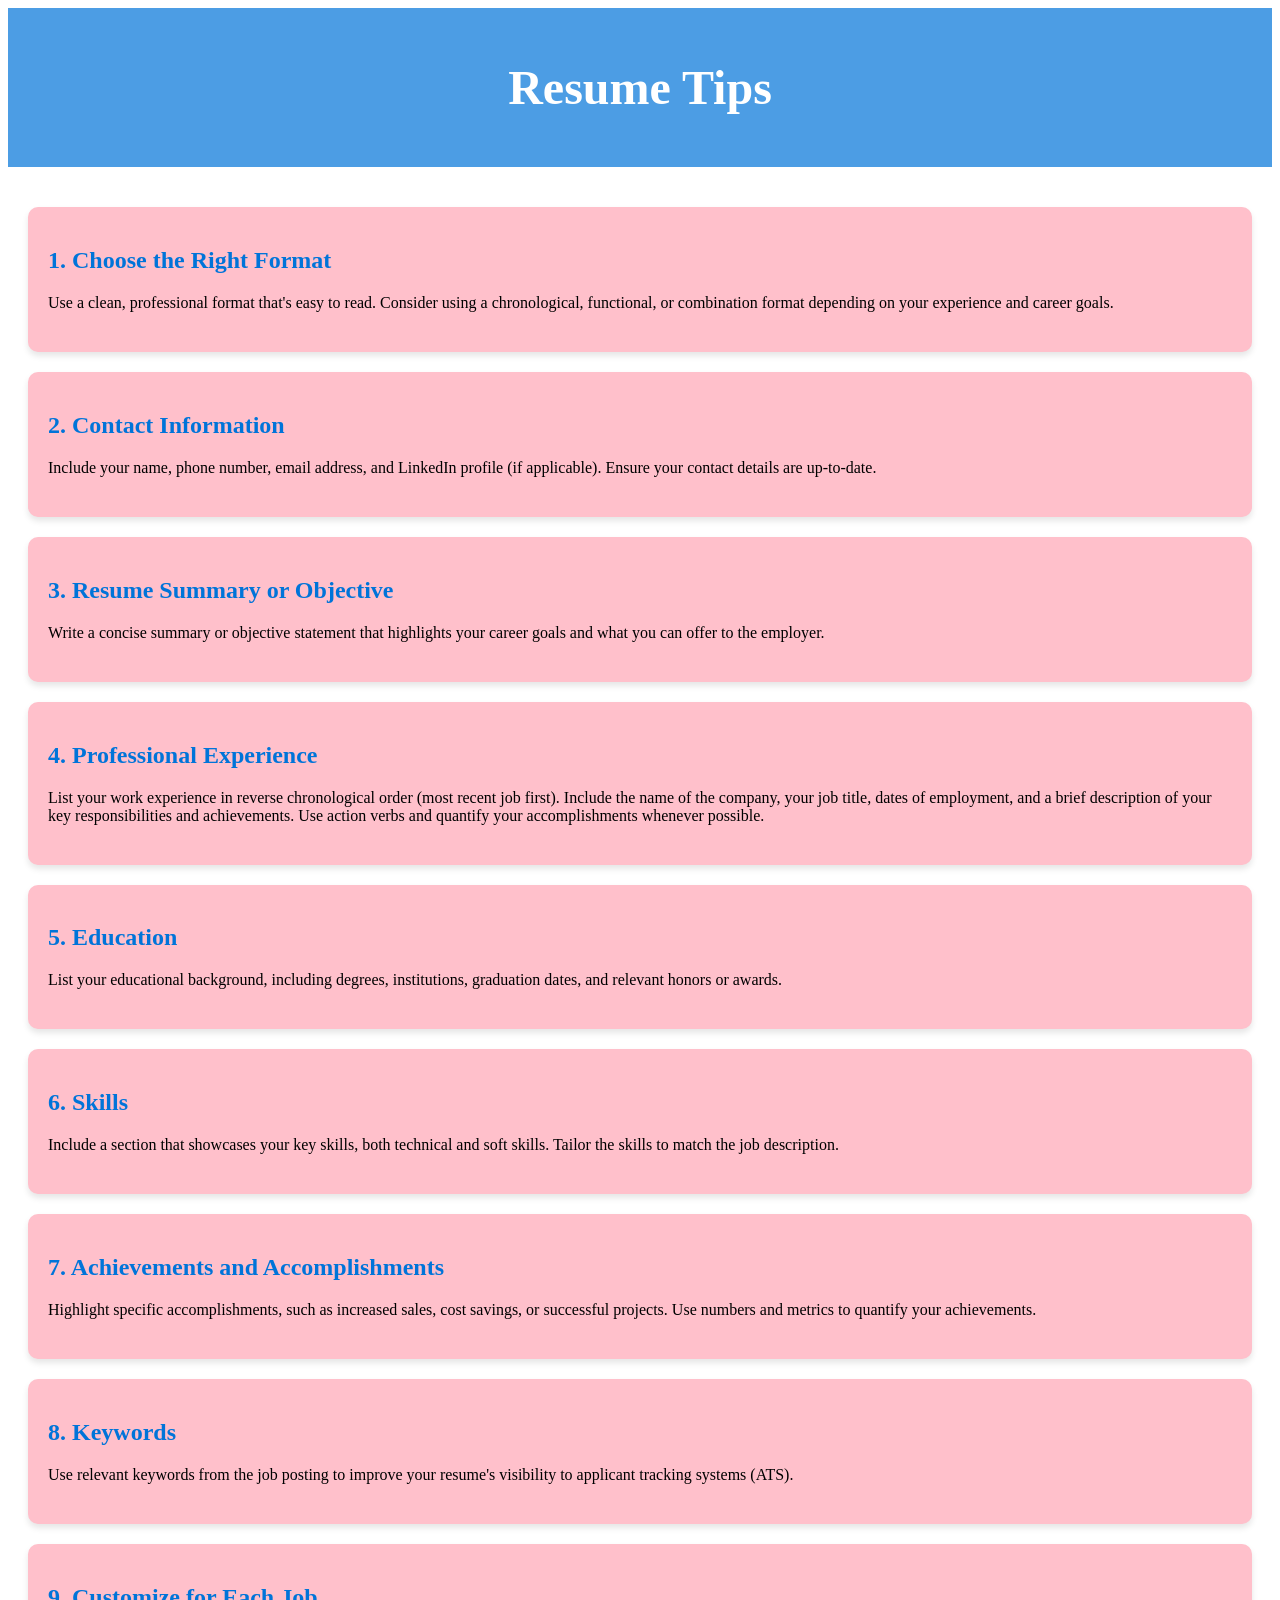
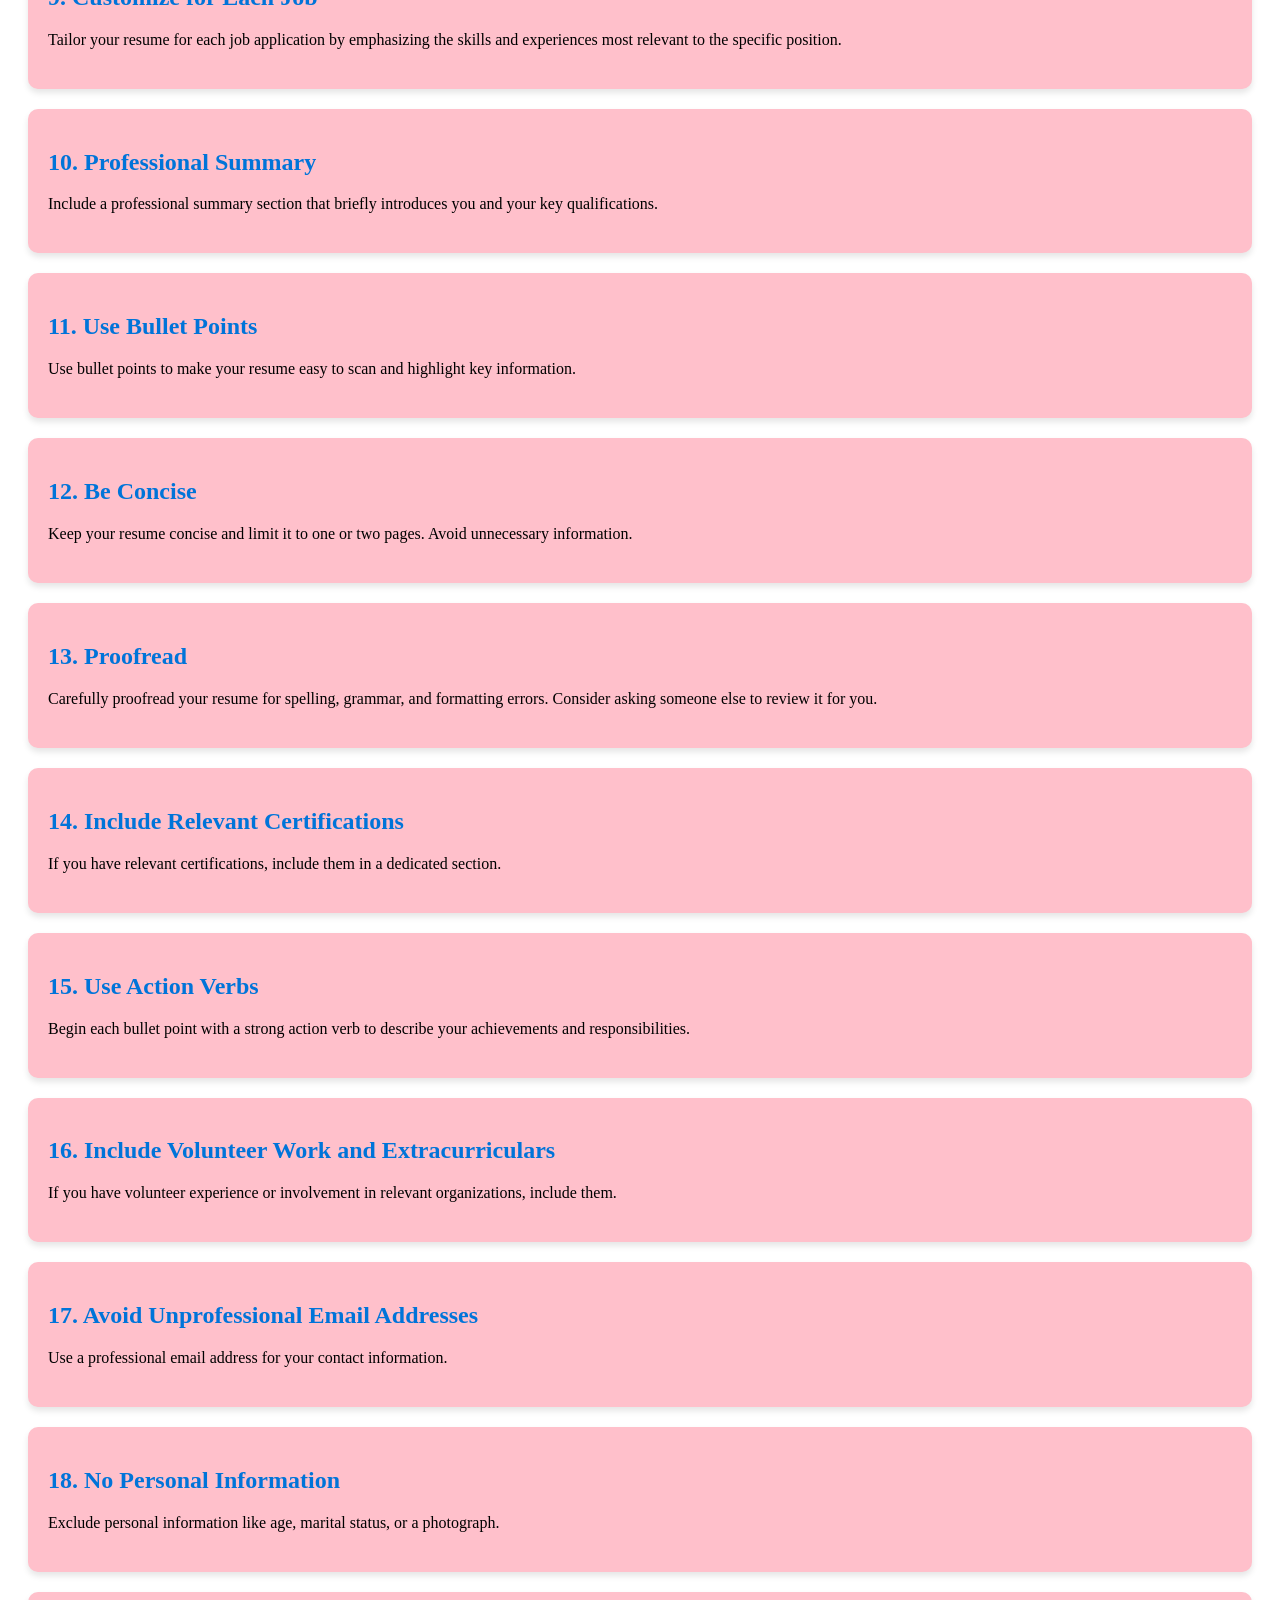
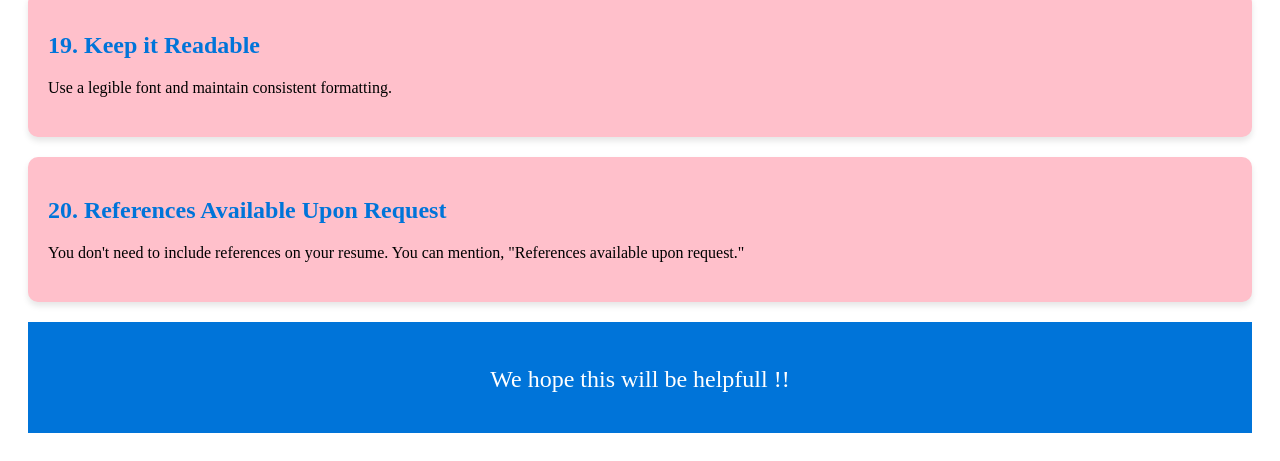
<file: easenterview/materials/resume_tips.html>
<!DOCTYPE html>
<html>

<head>
    <title>Resume Tips</title>
    <style>
        body {
            background-image: url('https://cdn.pixabay.com/photo/2018/03/19/12/50/bird-3239911_1280.jpg');
            background-size: cover;
            background-position: center;
        }

        header {
            background-color: rgba(0, 116, 217, 0.7);
            color: white;
            text-align: center;
            padding: 20px;
        }

        .container {
            padding: 20px;
        }

        .section {
            background-color: rgba(255, 255, 255, 0.8);
            border-radius: 10px;
            box-shadow: 0 4px 6px rgba(0, 0, 0, 0.1);
            padding: 20px;
            margin: 20px 0;
            transition: transform 0.2s;
        }

        .section:hover {
            transform: scale(1.02);
        }

        h1 {
            text-align: center;
            color: white;
            font-weight: bold;
            font-family: 'Monotype Corsiva', cursive;
            font-size: 3em;
        }

        h2 {
            color: #0074D9;
        }

        ul {
            list-style-type: decimal;
            margin-left: 20px;
        }

        p {
            margin-bottom: 20px;
        }

        button {
            background-color: #0074D9;
            color: white;
            font-size: 1.2em;
            border: none;
            border-radius: 5px;
            padding: 10px 20px;
            cursor: pointer;
            transition: background-color 0.3s;
        }

        button:hover {
            background-color: red;
        }

        .cta-box {
            background-color: #0074D9;
            padding: 20px;
            text-align: center;
            margin-top: 20px;
        }

        .cta-text {
            color: white;
            font-size: 1.5em;
        }

        .section {
            background-color: #FFC0CB;
            /* Light pink background color */
            border-radius: 10px;
            box-shadow: 0 4px 6px rgba(0, 0, 0, 0.1);
            padding: 20px;
            margin: 20px 0;
            transition: background-color 0.3s;
            animation: jiggle 2s ease-in-out infinite;
            /* Define jiggle animation */
        }

        @keyframes jiggle {
            0% {
                transform: rotate(1deg);
            }

            /* Slightly rotate clockwise */
            50% {
                transform: rotate(-1deg);
            }

            /* Slightly rotate counterclockwise */
            100% {
                transform: rotate(1deg);
            }

            /* Back to the initial position */
        }

</style>
</head>

<body>

    <body>
        <header>
            <h1>Resume Tips</h1>
        </header>
        <div class="container">
            <div class="section">
                <h2>1. Choose the Right Format</h2>
                <p>Use a clean, professional format that's easy to read. Consider using a chronological, functional, or
                    combination format depending on your experience and career goals.</p>
            </div>
            <div class="section">
                <h2>2. Contact Information</h2>
                <p>Include your name, phone number, email address, and LinkedIn profile (if applicable). Ensure your
                    contact details are up-to-date.</p>
            </div>
            <div class="section">
                <h2>3. Resume Summary or Objective</h2>
                <p>Write a concise summary or objective statement that highlights your career goals and what you can
                    offer to the employer.</p>
            </div>
            <div class="section">
                <h2>4. Professional Experience</h2>
                <p>List your work experience in reverse chronological order (most recent job first). Include the name of
                    the company, your job title, dates of employment, and a brief description of your key
                    responsibilities and achievements. Use action verbs and quantify your accomplishments whenever
                    possible.</p>
            </div>
            <div class="section">
                <h2>5. Education</h2>
                <p>List your educational background, including degrees, institutions, graduation dates, and relevant
                    honors or awards.</p>
            </div>
            <div class="section">
                <h2>6. Skills</h2>
                <p>Include a section that showcases your key skills, both technical and soft skills. Tailor the skills
                    to match the job description.</p>
            </div>
            <div class="section">
                <h2>7. Achievements and Accomplishments</h2>
                <p>Highlight specific accomplishments, such as increased sales, cost savings, or successful projects.
                    Use numbers and metrics to quantify your achievements.</p>
            </div>
            <div class="section">
                <h2>8. Keywords</h2>
                <p>Use relevant keywords from the job posting to improve your resume's visibility to applicant tracking
                    systems (ATS).</p>
            </div>
            <div class="section">
                <h2>9. Customize for Each Job</h2>
                <p>Tailor your resume for each job application by emphasizing the skills and experiences most relevant
                    to the specific position.</p>
            </div>
            <div class="section">
                <h2>10. Professional Summary</h2>
                <p>Include a professional summary section that briefly introduces you and your key qualifications.</p>
            </div>
            <div class="section">
                <h2>11. Use Bullet Points</h2>
                <p>Use bullet points to make your resume easy to scan and highlight key information.</p>
            </div>
            <div class="section">
                <h2>12. Be Concise</h2>
                <p>Keep your resume concise and limit it to one or two pages. Avoid unnecessary information.</p>
            </div>
            <div class="section">
                <h2>13. Proofread</h2>
                <p>Carefully proofread your resume for spelling, grammar, and formatting errors. Consider asking someone
                    else to review it for you.</p>
            </div>
            <div class="section">
                <h2>14. Include Relevant Certifications</h2>
                <p>If you have relevant certifications, include them in a dedicated section.</p>
            </div>
            <div class="section">
                <h2>15. Use Action Verbs</h2>
                <p>Begin each bullet point with a strong action verb to describe your achievements and responsibilities.
                </p>
            </div>
            <div class="section">
                <h2>16. Include Volunteer Work and Extracurriculars</h2>
                <p>If you have volunteer experience or involvement in relevant organizations, include them.</p>
            </div>
            <div class="section">
                <h2>17. Avoid Unprofessional Email Addresses</h2>
                <p>Use a professional email address for your contact information.</p>
            </div>
            <div class="section">
                <h2>18. No Personal Information</h2>
                <p>Exclude personal information like age, marital status, or a photograph.</p>
            </div>
            <div class="section">
                <h2>19. Keep it Readable</h2>
                <p>Use a legible font and maintain consistent formatting.</p>
            </div>
            <div class="section">
                <h2>20. References Available Upon Request</h2>
                <p>You don't need to include references on your resume. You can mention, "References available upon
                    request."</p>
            </div>
            <div class="cta-box">
                <p class="cta-text">We hope this will be helpfull !!</p>
                <!-- <a href="https://www.cnbc.com/2020/02/11/3-perfect-resume-examples-based-on-experience-level-according-to-interviewing-hiring-expert.html"
                    target="_blank">
                    <button>Click here</button>
                </a> -->
            </div>

        </div>
    </body>

</html>
</file>
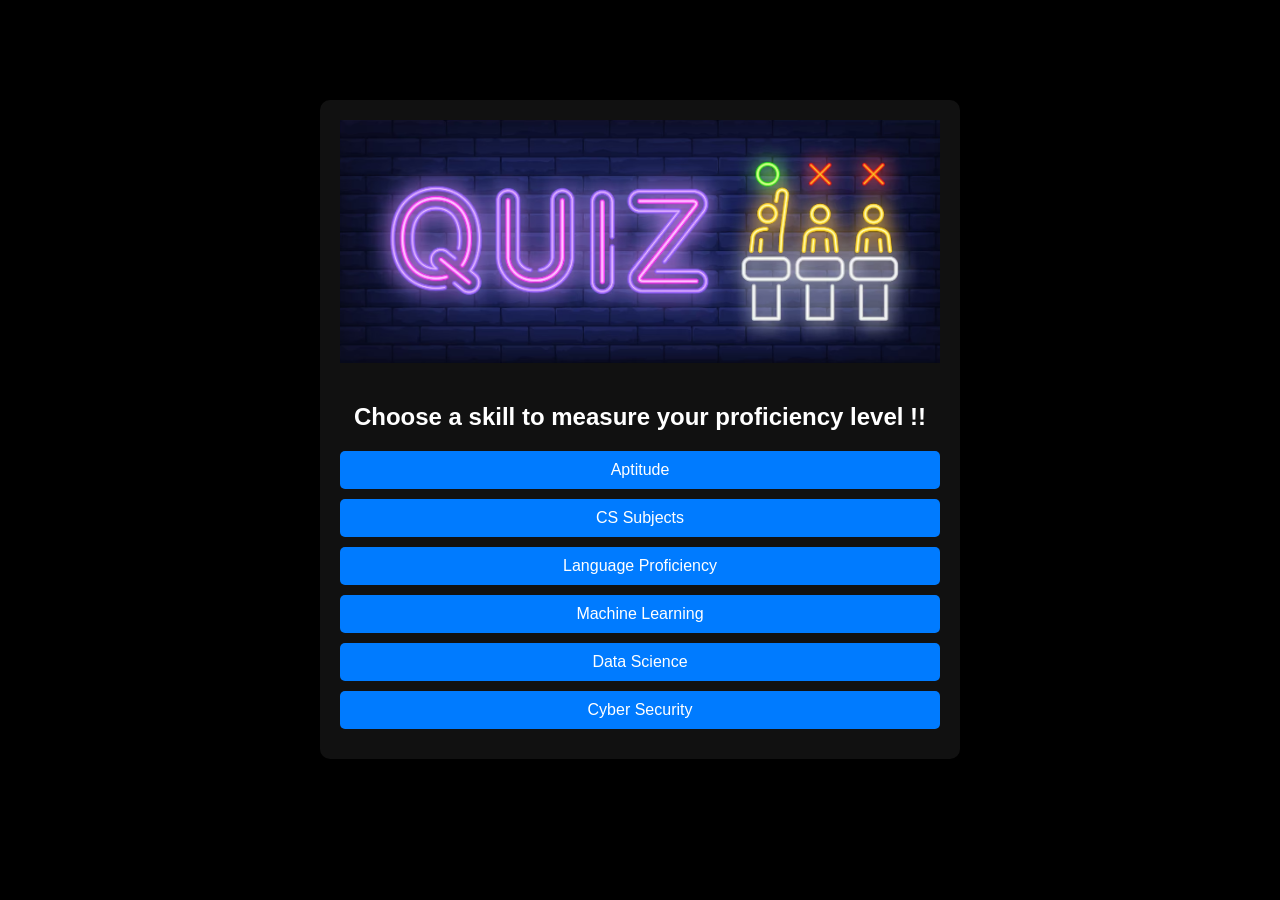
<file: easenterview/Quiz_pages/quiz.html>
<!DOCTYPE html>
<html lang="en">

<head>
    <meta charset="UTF-8">
    <meta name="viewport" content="width=device-width, initial-scale=1.0">
    <title>Placement Quiz</title>
    <link rel="stylesheet" href="quiz.css">
</head>

<body>
    <div class="quiz-container">
        <img src="../images/quiz1.png" alt="Quiz Logo" class="quiz-logo">
        <h1>Choose a skill to measure your proficiency level !!</h1>
        <div class="skill-options">
            <button id="aptitude" onclick="startAptitudeQuiz()">Aptitude</button><br>
            <button id="cs_subjects" onclick="startSubjectQuiz()">CS Subjects</button><br>
            <button id="language_proficiency" onclick="startLangQuiz()">Language Proficiency</button><br>
            <button id="machine_learning" onclick="startMLQuiz()">Machine Learning</button><br>
            <button id="data_science" onclick="startDSQuiz()">Data Science</button><br>
            <button id="cyber_security" onclick="startCSQuiz()">Cyber Security</button><br>
        </div>
        <div id="question-container" class="hidden">
            <h2 id="question">Question</h2>
            <div id="choices">
                <label><input type="radio" name="answer" value="2">2</label><br>
                <label><input type="radio" name="answer" value="4">4</label><br>
                <label><input type="radio" name="answer" value="10">10</label><br>
                <label><input type="radio" name="answer" value="20">20</label><br>
            </div>
            <button onclick="checkAnswer()">Submit Answer</button>
        </div>
    </div>
    <script src="quiz.js"></script>
</body>

</html>
</file>
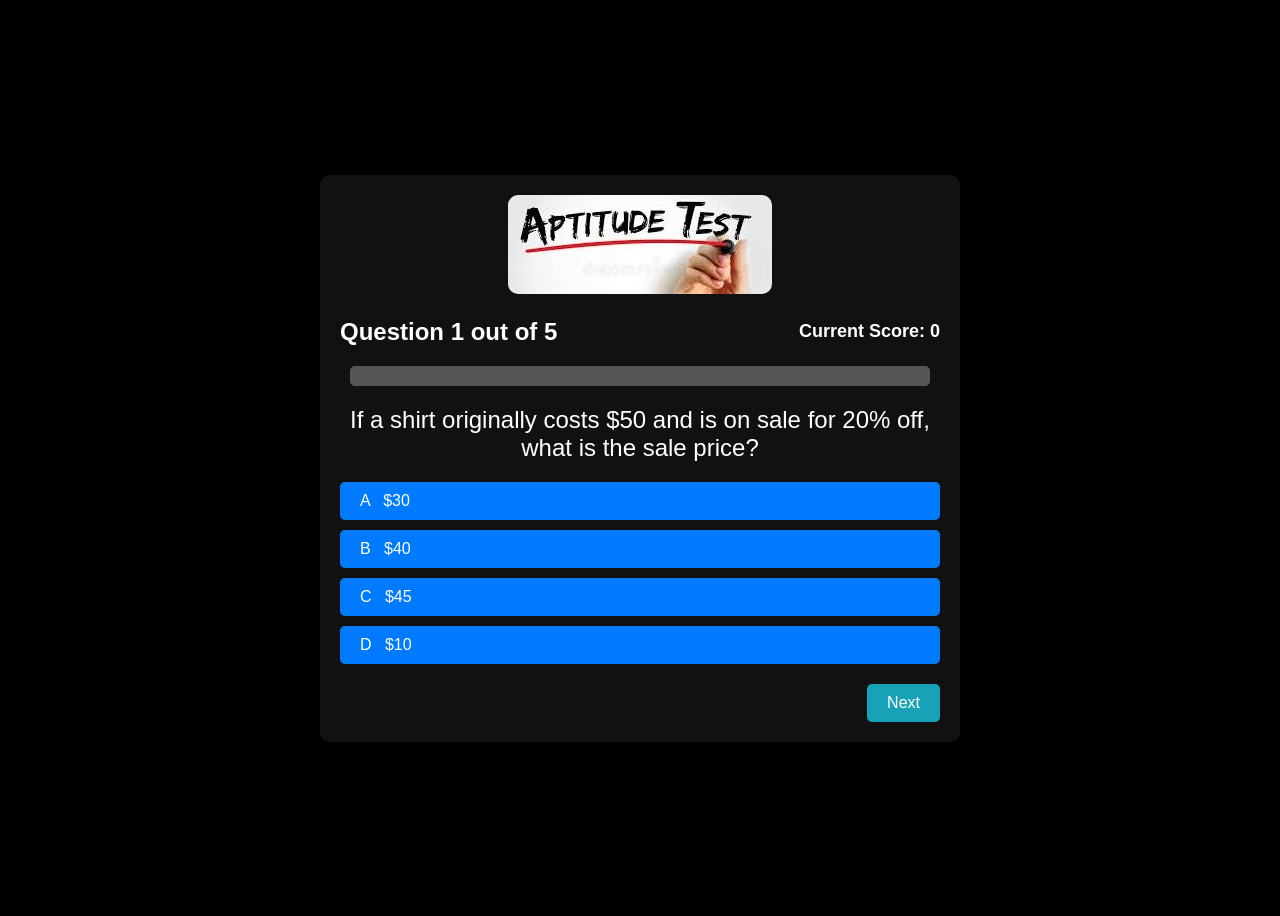
<file: easenterview/Quiz_pages/aptitude/aptitude.html>
<!DOCTYPE html>
<html lang="en">

<head>
    <meta charset="UTF-8">
    <meta name="viewport" content="width=device-width, initial-scale=1.0">
    <title>Aptitude Quiz</title>
    <link rel="stylesheet" href="./sytles.css">
</head>

<body>
    <div class="quiz-container">
        <div class="quiz-box">
            <img src="../../images/aptitude3_2.jpg" alt="Aptitude Image" class="quiz-image">
            <div class="header">
                <div class="question-info">
                    Question <span id="question-number">1</span> out of <span id="total-questions">5</span>
                </div>
                <div class="score" id="current-score">
                    Current Score: <span id="score">0</span>
                </div>
            </div>
            <div class="progress-bar">
                <div class="progress" id="progress"></div>
            </div>
            <div class="question">
                Question
            </div>
            <div class="options" id="options">
                <!-- Options will be dynamically added here using JavaScript -->
            </div>

            <div class="button-container">
                <button id="next-button" class="next-button">Next</button>
            </div>
        </div>
    </div>
    <script src="quiz.js"></script>
</body>
</html>
</file>
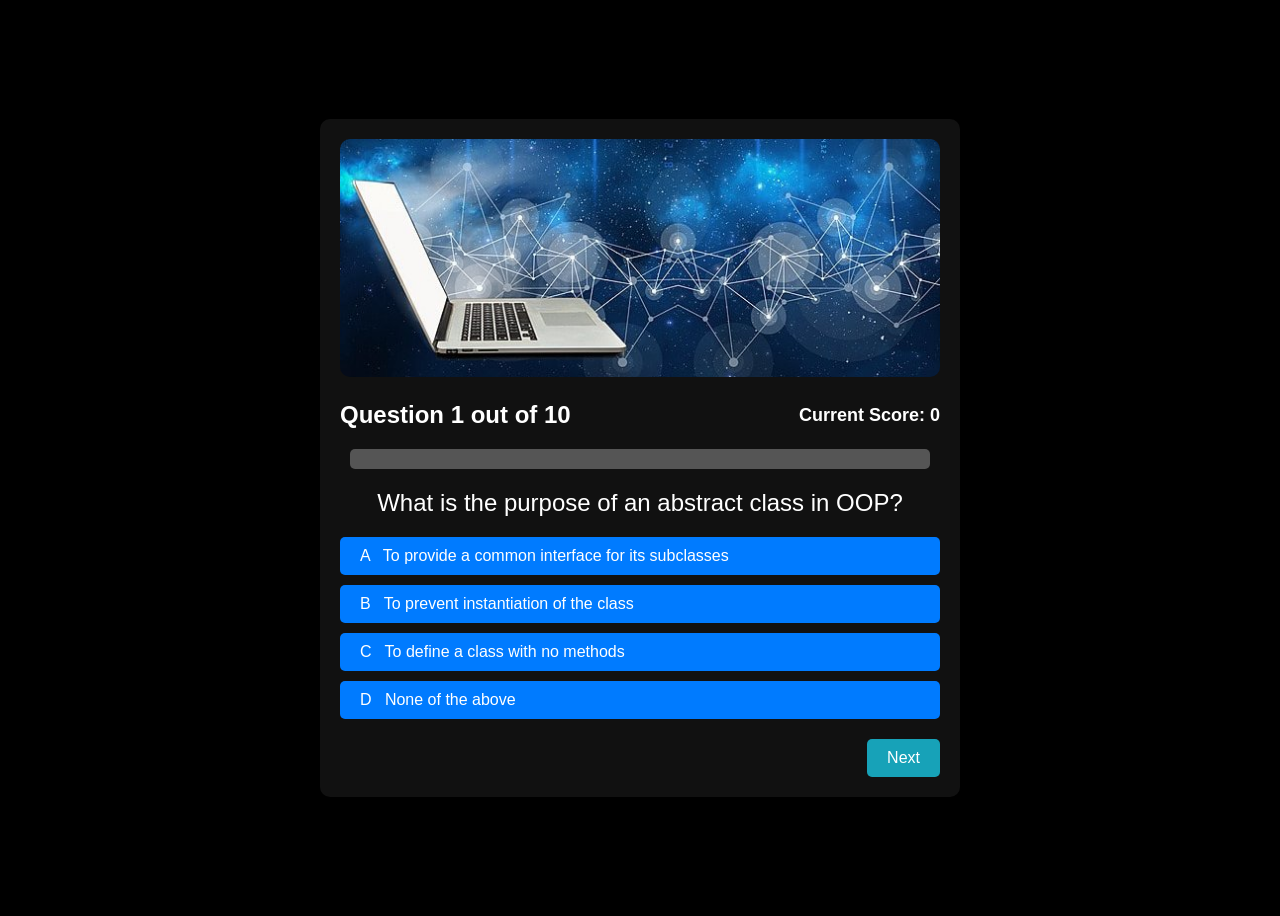
<file: easenterview/Quiz_pages/CS_subjects/subject.html>
<!DOCTYPE html>
<html lang="en">

<head>
    <meta charset="UTF-8">
    <meta name="viewport" content="width=device-width, initial-scale=1.0">
    <title>CS subjects</title>
    <link rel="stylesheet" href="./subject.css">
</head>

<body>
    <div class="quiz-container">
        <div class="quiz-box">
            <img src="../../images/cs_subject.jpg" alt="Aptitude Image" class="quiz-image">
            <div class="header">
                <div class="question-info">
                    Question <span id="question-number">1</span> out of <span id="total-questions">5</span>
                </div>
                <div class="score" id="current-score">
                    Current Score: <span id="score">0</span>
                </div>
            </div>
            <div class="progress-bar">
                <div class="progress" id="progress"></div>
            </div>
            <div class="question">
                Question
            </div>
            <div class="options" id="options">
                <!-- Options will be dynamically added here using JavaScript -->
            </div>

            <div class="button-container">
                <button id="next-button" class="next-button">Next</button>
            </div>
        </div>
    </div>
    <script src="subject.js"></script>
</body>

</html>
</file>
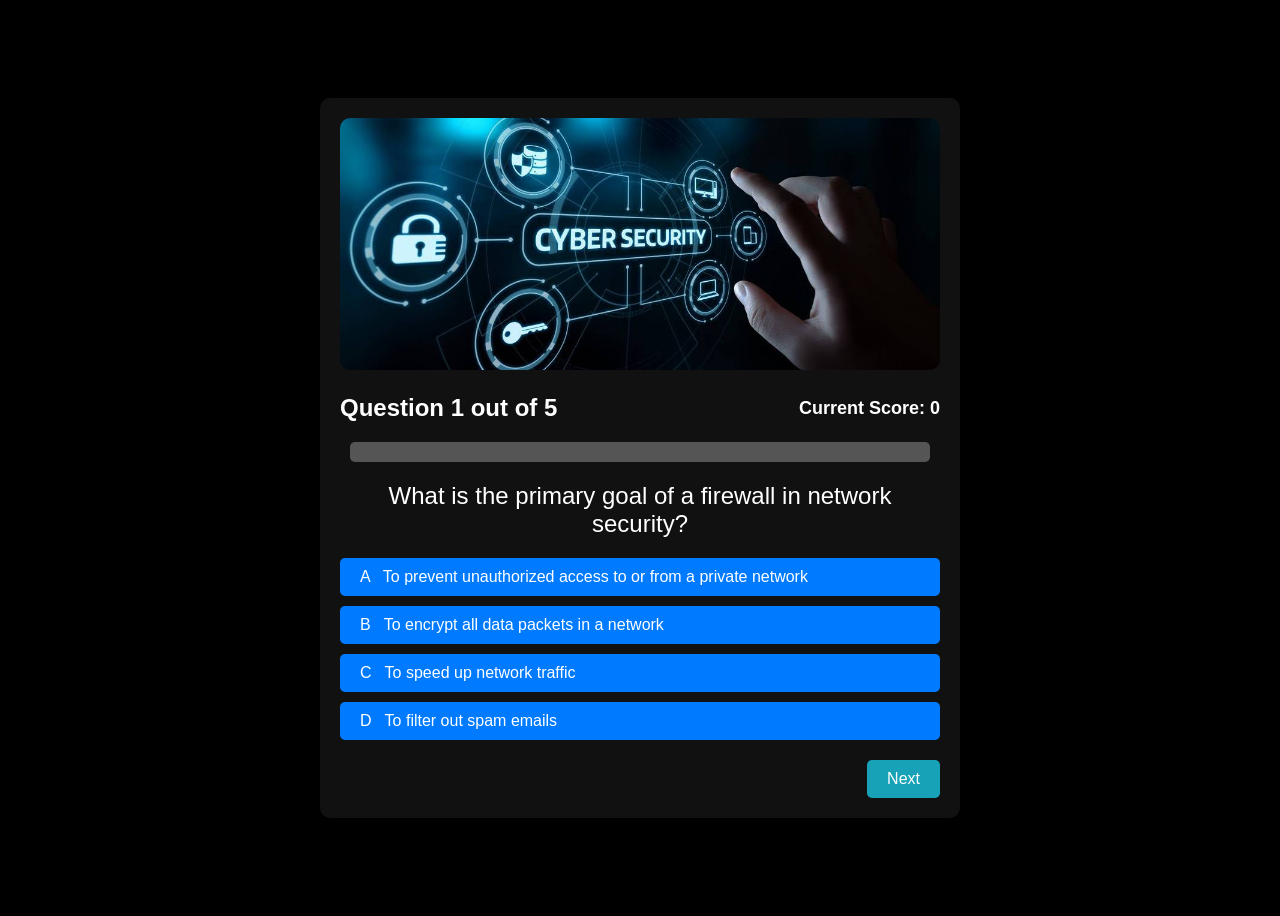
<file: easenterview/Quiz_pages/cyber_security/cyber_security.html>
<!DOCTYPE html>
<html lang="en">

<head>
    <meta charset="UTF-8">
    <meta name="viewport" content="width=device-width, initial-scale=1.0">
    <title>Cyber security</title>
    <link rel="stylesheet" href="./cyber_security.css">
</head>

<body>
    <div class="quiz-container">
        <div class="quiz-box">
            <img src="../../images/cyber_security1.jpg" alt="Aptitude Image" class="quiz-image">
            <div class="header">
                <div class="question-info">
                    Question <span id="question-number">1</span> out of <span id="total-questions">5</span>
                </div>
                <div class="score" id="current-score">
                    Current Score: <span id="score">0</span>
                </div>
            </div>
            <div class="progress-bar">
                <div class="progress" id="progress"></div>
            </div>
            <div class="question">
                Question
            </div>
            <div class="options" id="options">
                <!-- Options will be dynamically added here using JavaScript -->
            </div>

            <div class="button-container">
                <button id="next-button" class="next-button">Next</button>
            </div>
        </div>
    </div>
    <script src="cyber_security.js"></script>
</body>

</html>
</file>
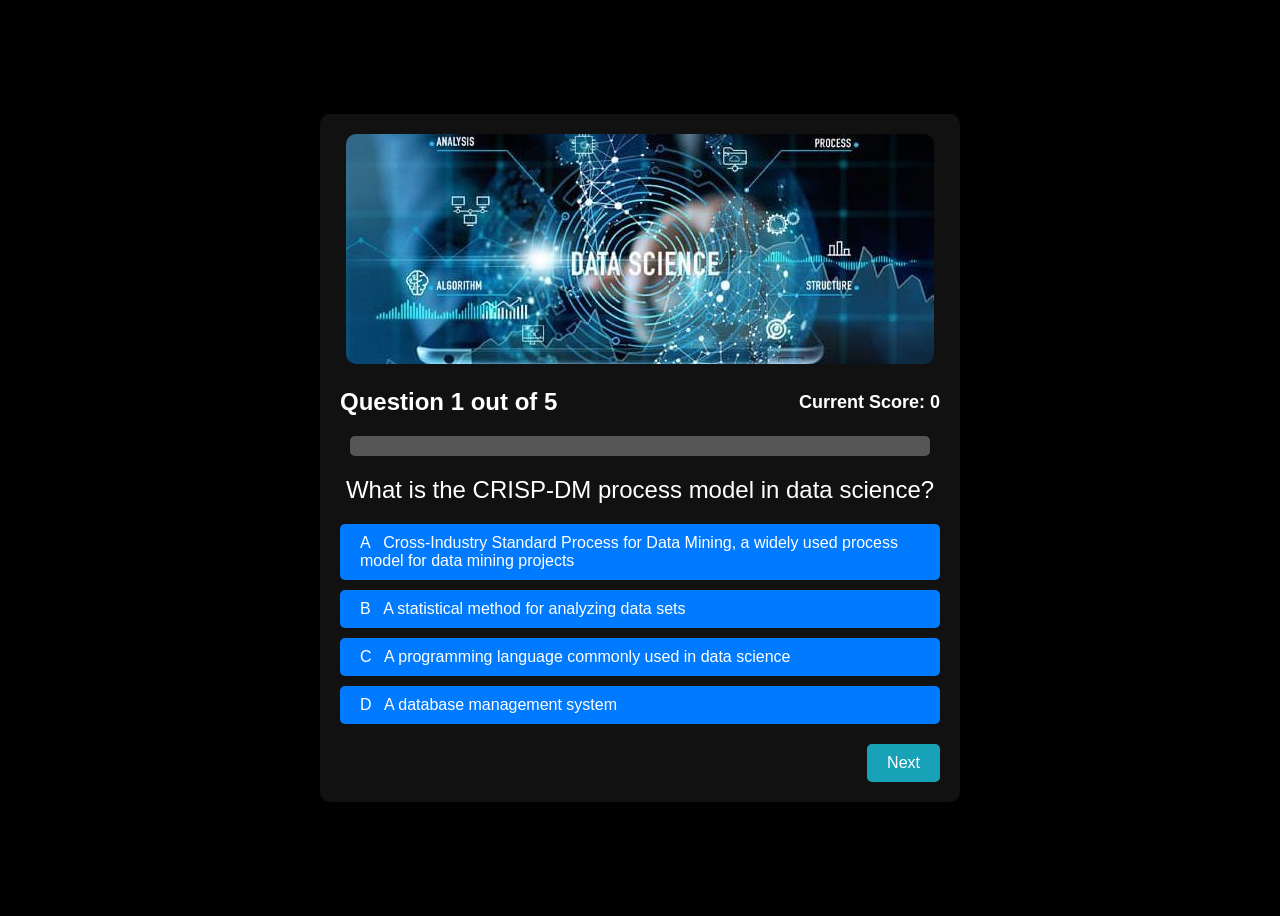
<file: easenterview/Quiz_pages/data_science/ds.html>
<!DOCTYPE html>
<html lang="en">

<head>
    <meta charset="UTF-8">
    <meta name="viewport" content="width=device-width, initial-scale=1.0">
    <title>Data science</title>
    <link rel="stylesheet" href="./ds.css">
</head>

<body>
    <div class="quiz-container">
        <div class="quiz-box">
            <img src="../../images/ds1.jpg" alt="Aptitude Image" class="quiz-image">
            <div class="header">
                <div class="question-info">
                    Question <span id="question-number">1</span> out of <span id="total-questions">5</span>
                </div>
                <div class="score" id="current-score">
                    Current Score: <span id="score">0</span>
                </div>
            </div>
            <div class="progress-bar">
                <div class="progress" id="progress"></div>
            </div>
            <div class="question">
                Question
            </div>
            <div class="options" id="options">
                <!-- Options will be dynamically added here using JavaScript -->
            </div>

            <div class="button-container">
                <button id="next-button" class="next-button">Next</button>
            </div>
        </div>
    </div>
    <script src="ds.js"></script>
</body>

</html>
</file>
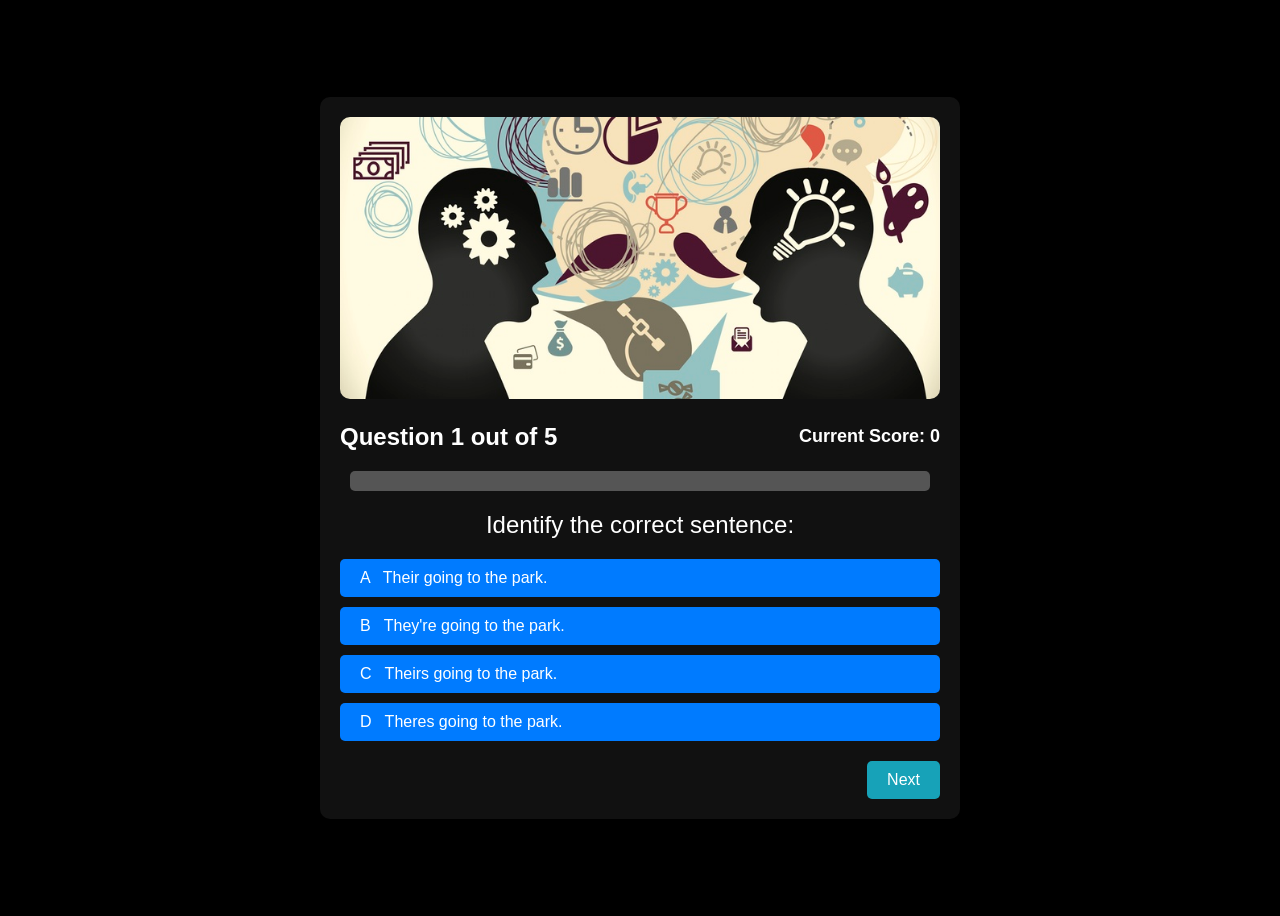
<file: easenterview/Quiz_pages/language/language.html>
<!DOCTYPE html>
<html lang="en">

<head>
    <meta charset="UTF-8">
    <meta name="viewport" content="width=device-width, initial-scale=1.0">
    <title>Language quiz</title>
    <link rel="stylesheet" href="./language.css">
</head>

<body>
    <div class="quiz-container">
        <div class="quiz-box">
            <img src="../../images/language1.jpg" alt="Aptitude Image" class="quiz-image">
            <div class="header">
                <div class="question-info">
                    Question <span id="question-number">1</span> out of <span id="total-questions">5</span>
                </div>
                <div class="score" id="current-score">
                    Current Score: <span id="score">0</span>
                </div>
            </div>
            <div class="progress-bar">
                <div class="progress" id="progress"></div>
            </div>
            <div class="question">
                Question
            </div>
            <div class="options" id="options">
                <!-- Options will be dynamically added here using JavaScript -->
            </div>

            <div class="button-container">
                <button id="next-button" class="next-button">Next</button>
            </div>
        </div>
    </div>
    <script src="language.js"></script>
</body>

</html>
</file>
<file: easenterview/homepage/styles.css>
body,
html {
    margin: 0;
    padding: 0;
    height: 100%;
    background-image: url("../images/bgmain.jpg");
    background-size: cover;
}

/* Create a container for the background image and set its properties */
.background {
    position: relative;
    height: 100%;
    width: 100%;
    overflow: hidden;
}

/* Style the background image to cover the entire container */
.background img {
    border-radius: 50%;
    position:sticky;
    /* Change position to fixed */
    object-fit: cover;
    width: 200px;
    height: 200px;
    z-index: 0;
    
}

/* Create a container for the content */
.container {
    display: flex;
    flex-direction: column;
    height: 100%;
}

/* Style the header section */
.header {
    padding: 20px;
    color: #fff;
    /* Text color is white */
    font-size: 1.6em;
    text-shadow: 2px 2px 4px rgba(0, 0, 0, 0.5);
    /* Add text shadow for better visibility */
}

.header h2{
    margin-left:25px;
}

.logo h1{
    margin-left:7.4%;
    font-size:5rem;
}
/* Style the content section */
.content {
    max-width: 45em;
    display: flex;
    flex-direction: column;
    align-items: center;
    /* Center the items horizontally */
    margin-top: 1%;
    /* This value may need to be adjusted based on your specific layout */
}

/* Style the buttons (subtitles) */
.button {
    text-decoration: none;
    display: inline-block;
    padding: 10px 20px;
    background-color: #FFDAB9;
    /* Peach color */
    color: #000;
    /* Text color is black */
    border: 1px solid #000;
    border-radius: 10px;
    margin: 5px;
    text-align: center;
    font-weight: bold;
    transition: background-color 0.3s;
    cursor: pointer;
}

.button:hover {
    background-color: red;
    /* Change to red on hover */
}

/* Style the logo section */
.logo {
    margin-left: 1em;
    position:static;
    /* Adjust the margin-left value as needed for more left orientation */
    display: flex;
    max-width: 30em;
    font-size: 1.4em;
    text-shadow: 2px 2px 4px rgba(0, 0, 0, 0.5);
    /* Add text shadow for better visibility */
}

/* Style the slogan section */
.slogan {
    display: flex;
    margin-top: 0px;
    margin-left: 1.2em;
    max-width: 39em;
    font-size: 1em;
    /* Adjust the font-size value as needed to make it shorter */
    color: #fff;
    /* Text color is white */
    text-shadow: 2px 2px 4px rgba(0, 0, 0, 0.5);
    /* Add text shadow for better visibility */
}

/* Existing CSS styles */

/* Style the container for the button and information combo */
.box {
    display: flex;
    flex-direction: column;
    align-items: center;
    background-color: rgba(255, 255, 255, 0.8);
    /* Box background color */
    padding: 20px;
    margin: 10px;
    border-radius: 10px;
    box-shadow: 0px 0px 10px rgba(0, 0, 0, 0.3);
    /* Add a subtle box shadow */
}

/* Style the button (subtitle) */
.button {
    background-color: white;
    color: #000;
    /* Text color (black) */
    text-decoration: none;
    padding: 10px 20px;
    border: 2px solid #007BFF;
    /* Border color (blue) */
    border-radius: 10px;
    transition: background-color 0.3s, color 0.3s, box-shadow 0.3s;
}

.button:hover {
    background-color: #007BFF;
    /* Change background to blue on hover */
    color: white;
    /* Change text color to white on hover */
    box-shadow: 0 0 10px rgba(0, 123, 255, 0.7);
    /* Add a blue glow on hover */
}

.container {
    display: flex;
    flex-direction: column;
    height: 100%;
    overflow-y: auto;
    /* Enable vertical scrolling if content exceeds the viewport height */
}

.box:hover {
    animation: jiggle 1s ease infinite;
}

@keyframes jiggle {
    0% {
        transform: rotate(0deg);
    }

    25% {
        transform: rotate(3deg);
    }

    50% {
        transform: rotate(-3deg);
    }

    75% {
        transform: rotate(3deg);
    }

    100% {
        transform: rotate(0deg);
    }
}

h1 {
    font-family: "Monotype Corsiva", cursive;
    /* Other styles for the title */
}
</file>
<file: easenterview/styleDSA.css>
body {
    font-family: Arial, sans-serif;
    margin: 0;
    padding: 0;
    background-image: url("./images/bgDSA4.jpg");
    background-size: cover;
    background-attachment: fixed;
}

.problems h1{
    color:#A0E9FF;
}
header {
    background-image: url("./images/coddingpic_2.jpg");
    /* Set the background image */
    background-size: cover;
    /* Make sure the image covers the entire header */
    color:yellow;
    text-align: center;
    font-size:1.3em;
    padding: 1em;
    height:295px;
    border:10px solid white;
}

thead {
    background-color: 00A9FF;
    /* Light Peach Color */
}
nav {
    padding: 2em;
}

ul {
    list-style-type: none;
    padding: 0;
}

li {
    margin-bottom: 1em;
}

a {
    text-decoration: none;
    color: #333;
    font-weight: bold;
}

a:hover {
    color: #666;
}
.content {
    max-width: 800px;
    margin: 0 auto;
    padding: 20px;
    background-color: #fff;
    border-radius: 10px;
    box-shadow: 0 0 10px rgba(0, 0, 0, 0.1);
    margin-top: 2em;
    text-align: center;
}

.content h2 {
    color: #190482;
    font-family: 'Libre Baskerville', serif;
    font-size:1.8em;
}

.content p {
    font-size: 1.2em;
    line-height: 1.6;
    color: #555;
}

.leetcodetable {
    width: 100%;
    border-collapse: collapse;
}

.leetcodetable th,
.leetcodetable td {
    font-family: 'Libre Baskerville', serif;
    border: 1px solid #ccc;
    padding: 8px;
    text-align: center;
}

.leetcodetable th {
    font-family: 'Libre Baskerville', serif;
    background-color: #f2f2f2;
}

.leetcodetable select {
    width: 100%;
    padding: 6px;
}

.leetcodetable img {
    max-width: 40px;
    max-height: 40px;
}

.problems{
    margin-left: 7em;
    margin-right: 7em;
}

table{
    font-size:1.1em;
    margin-bottom: 50px;
    background: linear-gradient(to right, #ff7e5f, #feb47b);
}
</file>
<file: easenterview/Quiz_pages/quiz.css>
body {
    font-family: Arial, sans-serif;
    text-align: center;
    background-color: #000;
    color: #fff;
}

.quiz-container {
    max-width: 600px;
    margin: 100px auto;
    background-color: #111;
    padding: 20px;
    border-radius: 10px;
    box-shadow: 0 4px 8px rgba(0, 0, 0, 0.1);
}

.quiz-logo {
    max-width: 100%;
    height: auto;
    margin-bottom: 20px;
}

h1 {
    font-size: 24px;
    margin-bottom: 20px;
}

.skill-options button {
    width: 100%;
    padding: 10px 20px;
    font-size: 16px;
    margin-bottom: 10px;
    background-color: #007bff;
    color: #fff;
    border: none;
    border-radius: 5px;
    cursor: pointer;
    transition: background-color 0.3s;
}

.skill-options button:hover {
    background-color: #0056b3;
}

.start-quiz {
    width: 100%;
    padding: 10px 20px;
    font-size: 16px;
    background-color: #007bff;
    color: #fff;
    border: none;
    border-radius: 5px;
    cursor: pointer;
    transition: background-color 0.3s;
}

.start-quiz:hover {
    background-color: #0056b3;
}
.hidden {
    display: none;
}
</file>
<file: easenterview/Quiz_pages/aptitude/sytles.css>
body {
    font-family: Arial, sans-serif;
    text-align: center;
    background-color: #000;
    color: #fff;
}

.quiz-container {
    display: flex;
    justify-content: center;
    align-items: center;
    height: 100vh;
}

.quiz-box {
    max-width: 600px;
    width: 100%;
    background-color: #111;
    padding: 20px;
    border-radius: 10px;
    box-shadow: 0 4px 8px rgba(0, 0, 0, 0.1);
    margin: 20px;
    /* Add some margin around the quiz box */
}

.quiz-image {
    max-width: 100%;
    height: auto;
    margin-bottom: 20px;
    border-radius: 10px;
}

.header {
    display: flex;
    justify-content: space-between;
    align-items: center;
    margin-bottom: 20px;
}

.question-info,
.score {
    font-size: 18px;
}

.progress-bar {
    flex-grow: 1;
    height: 10px;
    background-color: #555;
    border-radius: 5px;
    overflow: hidden;
    margin: 0 10px;
}

.progress {
    height: 100%;
    background-color: #28a745;
}

.score {
    font-size: 18px;
    font-weight: bold;
}

.question {
    font-size: 24px;
    margin-bottom: 20px;
}

.options {
    display: grid;
    grid-template-columns: 1fr;
    /* Set options to display in a single column */
    gap: 10px;
    margin-top: 10px;
    /* Add some space between options */
}

.option {
    padding: 10px 20px;
    font-size: 16px;
    background-color: #007bff;
    color: #fff;
    border: none;
    border-radius: 5px;
    cursor: pointer;
    transition: background-color 0.3s;
    text-align: left;
    width: 100%;
}

.option:hover {
    background-color: #0056b3;
    transform: scale(1.05);
    /* Increase the size by 10% */
}

.next-button {
    padding: 10px 20px;
    font-size: 16px;
    background-color: #17a2b8;
    /* Updated color */
    color: #fff;
    border: none;
    border-radius: 5px;
    cursor: pointer;
    margin-top: 20px;
    transition: background-color 0.3s;
    float: right;
    /* Right-align the button */
}

.next-button:hover {
    background-color: #0a5d74;
    /* Updated hover color */
}

.progress {
    height: 100%;
    background-color: #28a745;
    width: 0;
    /* Set initial width to 0% */
}

.question-info {
    font-size: 24px;
    /* Set the font size to 24 pixels */
    font-weight: bold;
    /* Make the text bold */
}
.progress-bar {
    height: 20px;
    /* Increase the height of the progress bar */
    margin-bottom: 20px;
    /* Add some space below the progress bar */
}

/* Add this CSS to your styles.css file or in a <style> tag in your HTML file */
.quiz-summary {
    background:url("../../images/bgcompleted.jpg");
    color: #fff;
    padding: 40px;
    border-radius: 10px;
    box-shadow: 0 4px 8px rgba(0, 0, 0, 0.1);
    margin: 20px auto;
    max-width: 600px;
    text-align: center;
}

.quiz-summary h2 {
    font-size: 36px;
    margin-bottom: 20px;
}

.quiz-summary p {
    font-size: 24px;
    margin-bottom: 30px;
}

.quiz-summary img {
    max-width: 100%;
    height: auto;
    border-radius: 10px;
}

.button-container {
    text-align: center;
}

#retry-button {
    padding: 12px 24px;
    /* Adjust padding as needed */
    font-size: 18px;
    /* Adjust font size as needed */
    background-color: #007bff;
    /* Button background color */
    color: #fff;
    /* Button text color */
    border: none;
    border-radius: 5px;
    cursor: pointer;
    margin-top: 20px;
    /* Adjust margin as needed */
    transition: background-color 0.3s;
    font-weight: bold;
}

#retry-button:hover {
    background-color: #0056b3;
    /* Button background color on hover */
}
</file>
<file: easenterview/Quiz_pages/CS_subjects/subject.css>
body {
    font-family: Arial, sans-serif;
    text-align: center;
    background-color: #000;
    color: #fff;
}

.quiz-container {
    display: flex;
    justify-content: center;
    align-items: center;
    height: 100vh;
}

.quiz-box {
    max-width: 600px;
    width: 100%;
    background-color: #111;
    padding: 20px;
    border-radius: 10px;
    box-shadow: 0 4px 8px rgba(0, 0, 0, 0.1);
    margin: 20px;
    /* Add some margin around the quiz box */
}

.quiz-image {
    max-width: 100%;
    height: auto;
    margin-bottom: 20px;
    border-radius: 10px;
}

.header {
    display: flex;
    justify-content: space-between;
    align-items: center;
    margin-bottom: 20px;
}

.question-info,
.score {
    font-size: 18px;
}

.progress-bar {
    flex-grow: 1;
    height: 10px;
    background-color: #555;
    border-radius: 5px;
    overflow: hidden;
    margin: 0 10px;
}

.progress {
    height: 100%;
    background-color: #28a745;
}

.score {
    font-size: 18px;
    font-weight: bold;
}

.question {
    font-size: 24px;
    margin-bottom: 20px;
}

.options {
    display: grid;
    grid-template-columns: 1fr;
    /* Set options to display in a single column */
    gap: 10px;
    margin-top: 10px;
    /* Add some space between options */
}

.option {
    padding: 10px 20px;
    font-size: 16px;
    background-color: #007bff;
    color: #fff;
    border: none;
    border-radius: 5px;
    cursor: pointer;
    transition: background-color 0.3s;
    text-align: left;
    width: 100%;
}

.option:hover {
    background-color: #0056b3;
    transform: scale(1.05);
    /* Increase the size by 10% */
}

.next-button {
    padding: 10px 20px;
    font-size: 16px;
    background-color: #17a2b8;
    /* Updated color */
    color: #fff;
    border: none;
    border-radius: 5px;
    cursor: pointer;
    margin-top: 20px;
    transition: background-color 0.3s;
    float: right;
    /* Right-align the button */
}

.next-button:hover {
    background-color: #0a5d74;
    /* Updated hover color */
}

.progress {
    height: 100%;
    background-color: #28a745;
    width: 0;
    /* Set initial width to 0% */
}

.question-info {
    font-size: 24px;
    /* Set the font size to 24 pixels */
    font-weight: bold;
    /* Make the text bold */
}

.progress-bar {
    height: 20px;
    /* Increase the height of the progress bar */
    margin-bottom: 20px;
    /* Add some space below the progress bar */
}

/* Add this CSS to your styles.css file or in a <style> tag in your HTML file */
.quiz-summary {
    background: url("../../images/bgcompleted.jpg");
    color: #fff;
    padding: 40px;
    border-radius: 10px;
    box-shadow: 0 4px 8px rgba(0, 0, 0, 0.1);
    margin: 20px auto;
    max-width: 600px;
    text-align: center;
}

.quiz-summary h2 {
    font-size: 36px;
    margin-bottom: 20px;
}

.quiz-summary p {
    font-size: 24px;
    margin-bottom: 30px;
}

.quiz-summary img {
    max-width: 100%;
    height: auto;
    border-radius: 10px;
}

.button-container {
    text-align: center;
}

#retry-button {
    padding: 12px 24px;
    /* Adjust padding as needed */
    font-size: 18px;
    /* Adjust font size as needed */
    background-color: #007bff;
    /* Button background color */
    color: #fff;
    /* Button text color */
    border: none;
    border-radius: 5px;
    cursor: pointer;
    margin-top: 20px;
    /* Adjust margin as needed */
    transition: background-color 0.3s;
    font-weight: bold;
}

#retry-button:hover {
    background-color: #0056b3;
    /* Button background color on hover */
}
</file>
<file: easenterview/Quiz_pages/cyber_security/cyber_security.css>
body {
    font-family: Arial, sans-serif;
    text-align: center;
    background-color: #000;
    color: #fff;
}

.quiz-container {
    display: flex;
    justify-content: center;
    align-items: center;
    height: 100vh;
}

.quiz-box {
    max-width: 600px;
    width: 100%;
    background-color: #111;
    padding: 20px;
    border-radius: 10px;
    box-shadow: 0 4px 8px rgba(0, 0, 0, 0.1);
    margin: 20px;
    /* Add some margin around the quiz box */
}

.quiz-image {
    max-width: 100%;
    height: auto;
    margin-bottom: 20px;
    border-radius: 10px;
}

.header {
    display: flex;
    justify-content: space-between;
    align-items: center;
    margin-bottom: 20px;
}

.question-info,
.score {
    font-size: 18px;
}

.progress-bar {
    flex-grow: 1;
    height: 10px;
    background-color: #555;
    border-radius: 5px;
    overflow: hidden;
    margin: 0 10px;
}

.progress {
    height: 100%;
    background-color: #28a745;
}

.score {
    font-size: 18px;
    font-weight: bold;
}

.question {
    font-size: 24px;
    margin-bottom: 20px;
}

.options {
    display: grid;
    grid-template-columns: 1fr;
    /* Set options to display in a single column */
    gap: 10px;
    margin-top: 10px;
    /* Add some space between options */
}

.option {
    padding: 10px 20px;
    font-size: 16px;
    background-color: #007bff;
    color: #fff;
    border: none;
    border-radius: 5px;
    cursor: pointer;
    transition: background-color 0.3s;
    text-align: left;
    width: 100%;
}

.option:hover {
    background-color: #0056b3;
    transform: scale(1.05);
    /* Increase the size by 10% */
}

.next-button {
    padding: 10px 20px;
    font-size: 16px;
    background-color: #17a2b8;
    /* Updated color */
    color: #fff;
    border: none;
    border-radius: 5px;
    cursor: pointer;
    margin-top: 20px;
    transition: background-color 0.3s;
    float: right;
    /* Right-align the button */
}

.next-button:hover {
    background-color: #0a5d74;
    /* Updated hover color */
}

.progress {
    height: 100%;
    background-color: #28a745;
    width: 0;
    /* Set initial width to 0% */
}

.question-info {
    font-size: 24px;
    /* Set the font size to 24 pixels */
    font-weight: bold;
    /* Make the text bold */
}

.progress-bar {
    height: 20px;
    /* Increase the height of the progress bar */
    margin-bottom: 20px;
    /* Add some space below the progress bar */
}

/* Add this CSS to your styles.css file or in a <style> tag in your HTML file */
.quiz-summary {
    background: url("../../images/bgcompleted.jpg");
    color: #fff;
    padding: 40px;
    border-radius: 10px;
    box-shadow: 0 4px 8px rgba(0, 0, 0, 0.1);
    margin: 20px auto;
    max-width: 600px;
    text-align: center;
}

.quiz-summary h2 {
    font-size: 36px;
    margin-bottom: 20px;
}

.quiz-summary p {
    font-size: 24px;
    margin-bottom: 30px;
}

.quiz-summary img {
    max-width: 100%;
    height: auto;
    border-radius: 10px;
}

.button-container {
    text-align: center;
}

#retry-button {
    padding: 12px 24px;
    /* Adjust padding as needed */
    font-size: 18px;
    /* Adjust font size as needed */
    background-color: #007bff;
    /* Button background color */
    color: #fff;
    /* Button text color */
    border: none;
    border-radius: 5px;
    cursor: pointer;
    margin-top: 20px;
    /* Adjust margin as needed */
    transition: background-color 0.3s;
    font-weight: bold;
}

#retry-button:hover {
    background-color: #0056b3;
    /* Button background color on hover */
}
</file>
<file: easenterview/Quiz_pages/data_science/ds.css>
body {
    font-family: Arial, sans-serif;
    text-align: center;
    background-color: #000;
    color: #fff;
}

.quiz-container {
    display: flex;
    justify-content: center;
    align-items: center;
    height: 100vh;
}

.quiz-box {
    max-width: 600px;
    width: 100%;
    background-color: #111;
    padding: 20px;
    border-radius: 10px;
    box-shadow: 0 4px 8px rgba(0, 0, 0, 0.1);
    margin: 20px;
    /* Add some margin around the quiz box */
}

.quiz-image {
    max-width: 100%;
    height: auto;
    margin-bottom: 20px;
    border-radius: 10px;
}

.header {
    display: flex;
    justify-content: space-between;
    align-items: center;
    margin-bottom: 20px;
}

.question-info,
.score {
    font-size: 18px;
}

.progress-bar {
    flex-grow: 1;
    height: 10px;
    background-color: #555;
    border-radius: 5px;
    overflow: hidden;
    margin: 0 10px;
}

.progress {
    height: 100%;
    background-color: #28a745;
}

.score {
    font-size: 18px;
    font-weight: bold;
}

.question {
    font-size: 24px;
    margin-bottom: 20px;
}

.options {
    display: grid;
    grid-template-columns: 1fr;
    /* Set options to display in a single column */
    gap: 10px;
    margin-top: 10px;
    /* Add some space between options */
}

.option {
    padding: 10px 20px;
    font-size: 16px;
    background-color: #007bff;
    color: #fff;
    border: none;
    border-radius: 5px;
    cursor: pointer;
    transition: background-color 0.3s;
    text-align: left;
    width: 100%;
}

.option:hover {
    background-color: #0056b3;
    transform: scale(1.05);
    /* Increase the size by 10% */
}

.next-button {
    padding: 10px 20px;
    font-size: 16px;
    background-color: #17a2b8;
    /* Updated color */
    color: #fff;
    border: none;
    border-radius: 5px;
    cursor: pointer;
    margin-top: 20px;
    transition: background-color 0.3s;
    float: right;
    /* Right-align the button */
}

.next-button:hover {
    background-color: #0a5d74;
    /* Updated hover color */
}

.progress {
    height: 100%;
    background-color: #28a745;
    width: 0;
    /* Set initial width to 0% */
}

.question-info {
    font-size: 24px;
    /* Set the font size to 24 pixels */
    font-weight: bold;
    /* Make the text bold */
}

.progress-bar {
    height: 20px;
    /* Increase the height of the progress bar */
    margin-bottom: 20px;
    /* Add some space below the progress bar */
}

/* Add this CSS to your styles.css file or in a <style> tag in your HTML file */
.quiz-summary {
    background: url("../../images/bgcompleted.jpg");
    color: #fff;
    padding: 40px;
    border-radius: 10px;
    box-shadow: 0 4px 8px rgba(0, 0, 0, 0.1);
    margin: 20px auto;
    max-width: 600px;
    text-align: center;
}

.quiz-summary h2 {
    font-size: 36px;
    margin-bottom: 20px;
}

.quiz-summary p {
    font-size: 24px;
    margin-bottom: 30px;
}

.quiz-summary img {
    max-width: 100%;
    height: auto;
    border-radius: 10px;
}

.button-container {
    text-align: center;
}

#retry-button {
    padding: 12px 24px;
    /* Adjust padding as needed */
    font-size: 18px;
    /* Adjust font size as needed */
    background-color: #007bff;
    /* Button background color */
    color: #fff;
    /* Button text color */
    border: none;
    border-radius: 5px;
    cursor: pointer;
    margin-top: 20px;
    /* Adjust margin as needed */
    transition: background-color 0.3s;
    font-weight: bold;
}

#retry-button:hover {
    background-color: #0056b3;
    /* Button background color on hover */
}
</file>
<file: easenterview/Quiz_pages/language/language.css>
body {
    font-family: Arial, sans-serif;
    text-align: center;
    background-color: #000;
    color: #fff;
}

.quiz-container {
    display: flex;
    justify-content: center;
    align-items: center;
    height: 100vh;
}

.quiz-box {
    max-width: 600px;
    width: 100%;
    background-color: #111;
    padding: 20px;
    border-radius: 10px;
    box-shadow: 0 4px 8px rgba(0, 0, 0, 0.1);
    margin: 20px;
    /* Add some margin around the quiz box */
}

.quiz-image {
    max-width: 100%;
    height: auto;
    margin-bottom: 20px;
    border-radius: 10px;
}

.header {
    display: flex;
    justify-content: space-between;
    align-items: center;
    margin-bottom: 20px;
}

.question-info,
.score {
    font-size: 18px;
}

.progress-bar {
    flex-grow: 1;
    height: 10px;
    background-color: #555;
    border-radius: 5px;
    overflow: hidden;
    margin: 0 10px;
}

.progress {
    height: 100%;
    background-color: #28a745;
}

.score {
    font-size: 18px;
    font-weight: bold;
}

.question {
    font-size: 24px;
    margin-bottom: 20px;
}

.options {
    display: grid;
    grid-template-columns: 1fr;
    /* Set options to display in a single column */
    gap: 10px;
    margin-top: 10px;
    /* Add some space between options */
}

.option {
    padding: 10px 20px;
    font-size: 16px;
    background-color: #007bff;
    color: #fff;
    border: none;
    border-radius: 5px;
    cursor: pointer;
    transition: background-color 0.3s;
    text-align: left;
    width: 100%;
}

.option:hover {
    background-color: #0056b3;
    transform: scale(1.05);
    /* Increase the size by 10% */
}

.next-button {
    padding: 10px 20px;
    font-size: 16px;
    background-color: #17a2b8;
    /* Updated color */
    color: #fff;
    border: none;
    border-radius: 5px;
    cursor: pointer;
    margin-top: 20px;
    transition: background-color 0.3s;
    float: right;
    /* Right-align the button */
}

.next-button:hover {
    background-color: #0a5d74;
    /* Updated hover color */
}

.progress {
    height: 100%;
    background-color: #28a745;
    width: 0;
    /* Set initial width to 0% */
}

.question-info {
    font-size: 24px;
    /* Set the font size to 24 pixels */
    font-weight: bold;
    /* Make the text bold */
}

.progress-bar {
    height: 20px;
    /* Increase the height of the progress bar */
    margin-bottom: 20px;
    /* Add some space below the progress bar */
}

/* Add this CSS to your styles.css file or in a <style> tag in your HTML file */
.quiz-summary {
    background: url("../../images/bgcompleted.jpg");
    color: #fff;
    padding: 40px;
    border-radius: 10px;
    box-shadow: 0 4px 8px rgba(0, 0, 0, 0.1);
    margin: 20px auto;
    max-width: 600px;
    text-align: center;
}

.quiz-summary h2 {
    font-size: 36px;
    margin-bottom: 20px;
}

.quiz-summary p {
    font-size: 24px;
    margin-bottom: 30px;
}

.quiz-summary img {
    max-width: 100%;
    height: auto;
    border-radius: 10px;
}

.button-container {
    text-align: center;
}

#retry-button {
    padding: 12px 24px;
    /* Adjust padding as needed */
    font-size: 18px;
    /* Adjust font size as needed */
    background-color: #007bff;
    /* Button background color */
    color: #fff;
    /* Button text color */
    border: none;
    border-radius: 5px;
    cursor: pointer;
    margin-top: 20px;
    /* Adjust margin as needed */
    transition: background-color 0.3s;
    font-weight: bold;
}

#retry-button:hover {
    background-color: #0056b3;
    /* Button background color on hover */
}
</file>
